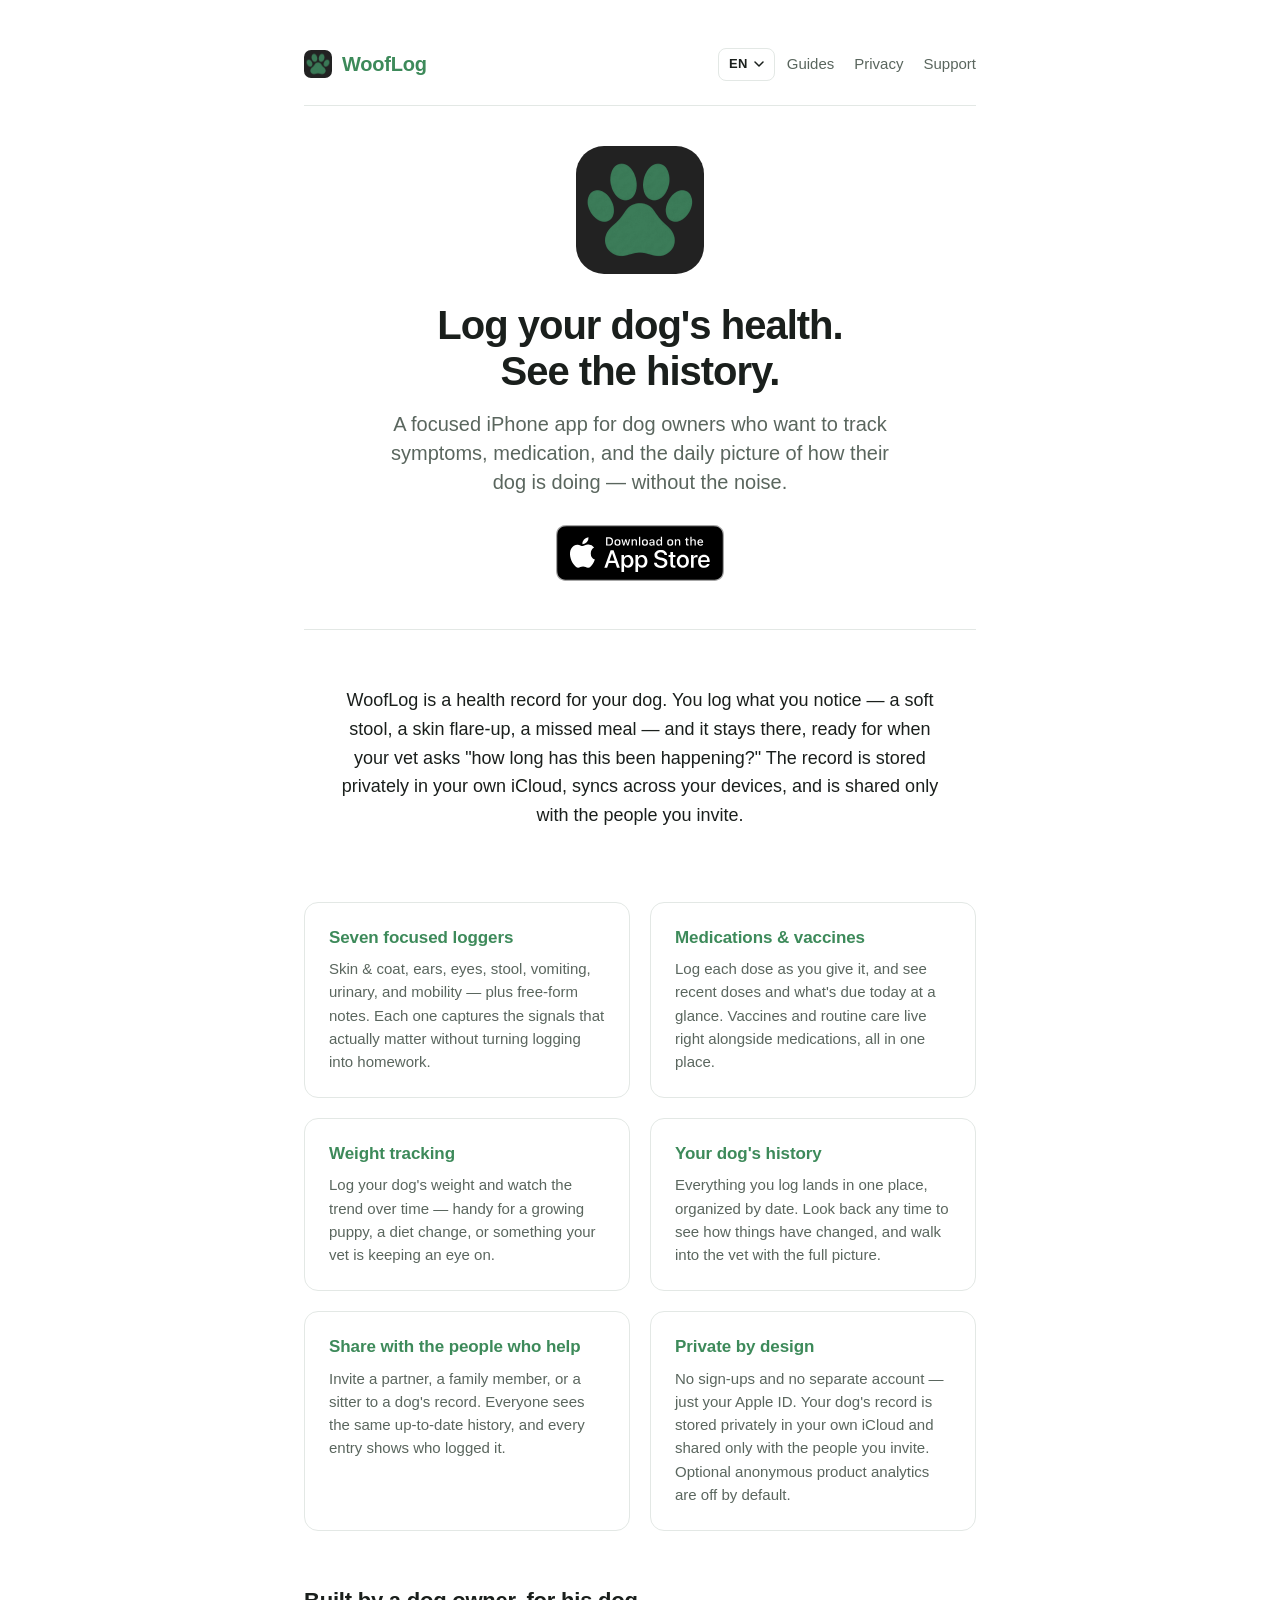
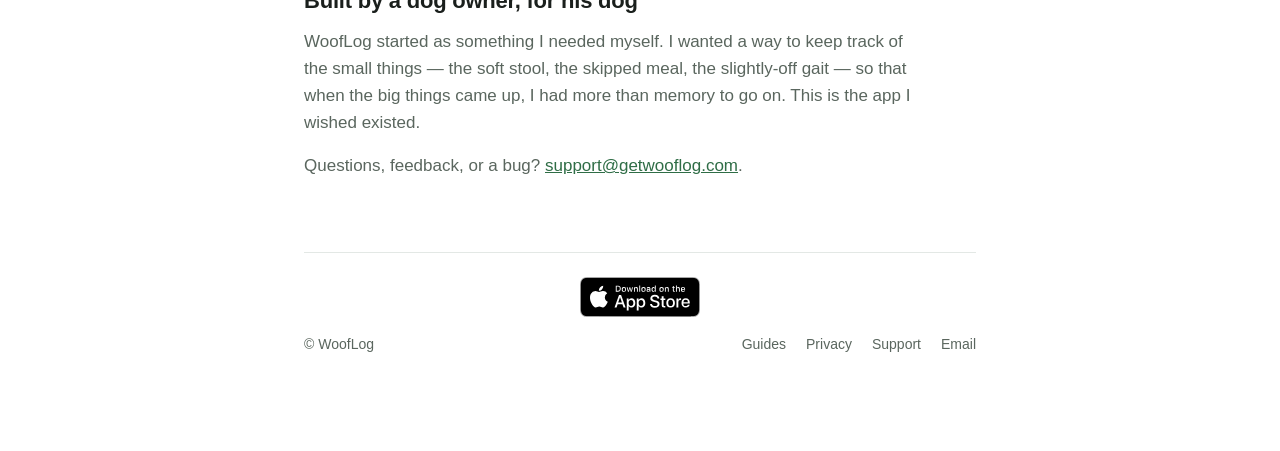
<file: index.html>
<!doctype html>
<html lang="en">
<head>
<meta charset="utf-8">
<meta name="viewport" content="width=device-width, initial-scale=1">
<meta name="apple-itunes-app" content="app-id=6760972616">
<title>WoofLog — A focused health record app for your dog</title>
<meta name="description" content="WoofLog is an iPhone app for logging your dog's symptoms, tracking medications and vaccines, and sharing the record with the people who help — stored privately in your own iCloud. Available on the App Store.">
<meta name="robots" content="index, follow">
<link rel="icon" type="image/png" href="/assets/icon-light.png">
<link rel="icon" type="image/png" href="/assets/icon-dark.png" media="(prefers-color-scheme: dark)">
<link rel="apple-touch-icon" href="/assets/icon-light.png">
<link rel="stylesheet" href="/style.css">
<meta property="og:title" content="WoofLog — A focused health record app for your dog">
<meta property="og:description" content="Log symptoms, meds, and vaccines, and share your dog's record with family or a sitter. Private in your own iCloud. Available on the App Store.">
<meta property="og:type" content="website">
<meta property="og:url" content="https://getwooflog.com/">
<meta property="og:image" content="https://getwooflog.com/assets/icon-light.png">
<meta property="og:locale" content="en_US">
<link rel="canonical" href="https://getwooflog.com/">
<link rel="alternate" hreflang="en" href="https://getwooflog.com/">
<link rel="alternate" hreflang="es" href="https://getwooflog.com/es/">
<link rel="alternate" hreflang="de" href="https://getwooflog.com/de/">
<link rel="alternate" hreflang="fr" href="https://getwooflog.com/fr/">
<link rel="alternate" hreflang="it" href="https://getwooflog.com/it/">
<link rel="alternate" hreflang="pt-PT" href="https://getwooflog.com/pt/">
<link rel="alternate" hreflang="x-default" href="https://getwooflog.com/">
<script src="/assets/lang.js"></script>
<meta name="author" content="WoofLog">
<meta name="theme-color" content="#3D8A5A" media="(prefers-color-scheme: light)">
<meta name="theme-color" content="#4D9B6A" media="(prefers-color-scheme: dark)">
<meta name="twitter:card" content="summary">
<meta name="twitter:title" content="WoofLog — A focused health record app for your dog">
<meta name="twitter:description" content="Log symptoms, meds, and vaccines, and share your dog's record with family or a sitter. Private in your own iCloud. Available on the App Store.">
<meta name="twitter:image" content="https://getwooflog.com/assets/icon-light.png">
<script type="application/ld+json">
{
  "@context": "https://schema.org",
  "@graph": [
    {
      "@type": "Organization",
      "@id": "https://getwooflog.com/#org",
      "name": "WoofLog",
      "url": "https://getwooflog.com/",
      "logo": "https://getwooflog.com/assets/icon-light.png",
      "email": "support@getwooflog.com"
    },
    {
      "@type": "SoftwareApplication",
      "name": "WoofLog: Dog Health Diary",
      "operatingSystem": "iOS",
      "applicationCategory": "LifestyleApplication",
      "url": "https://getwooflog.com/",
      "downloadUrl": "https://apps.apple.com/app/id6760972616",
      "inLanguage": "en",
      "description": "WoofLog is an iPhone app for logging your dog's symptoms, tracking medications and vaccines, and sharing the record with the people who help — stored privately in your own iCloud. Available on the App Store.",
      "publisher": {
        "@id": "https://getwooflog.com/#org"
      },
      "offers": {
        "@type": "Offer",
        "price": "0",
        "priceCurrency": "USD"
      }
    }
  ]
}
</script>
</head>
<body>
<div class="wrap">
  <header class="site">
    <a class="brand" href="/">
      <picture>
        <source srcset="/assets/icon-dark.png" media="(prefers-color-scheme: dark)">
        <img src="/assets/icon-light.png" alt="" class="brand-icon" width="28" height="28">
      </picture>
      WoofLog
    </a>
    <details class="lang-picker">
      <summary aria-label="Language">
        <span class="lang-current">EN</span>
        <svg class="lang-caret" width="10" height="6" viewBox="0 0 10 6" aria-hidden="true"><path d="M1 1l4 4 4-4" fill="none" stroke="currentColor" stroke-width="1.5" stroke-linecap="round" stroke-linejoin="round"/></svg>
      </summary>
      <ul class="lang-menu">
        <li><span aria-current="page">English</span></li>
        <li><a href="/es/" data-lang="es">Español</a></li>
        <li><a href="/de/" data-lang="de">Deutsch</a></li>
        <li><a href="/fr/" data-lang="fr">Français</a></li>
        <li><a href="/it/" data-lang="it">Italiano</a></li>
        <li><a href="/pt/" data-lang="pt">Português</a></li>
      </ul>
    </details>
    <nav>
      <a href="/blog/">Guides</a>
      <a href="/privacy/">Privacy</a>
      <a href="/support/">Support</a>
    </nav>
  </header>

  <main>
    <section class="hero">
      <picture>
        <source srcset="/assets/icon-dark.png" media="(prefers-color-scheme: dark)">
        <img class="hero-icon" src="/assets/icon-light.png" alt="WoofLog app icon" width="128" height="128">
      </picture>
      <h1>Log your dog's health.<br>See the history.</h1>
      <p class="tagline">A focused iPhone app for dog owners who want to track symptoms, medication, and the daily picture of how their dog is doing — without the noise.</p>
      <a class="store-badge store-badge--hero" href="https://apps.apple.com/app/id6760972616" aria-label="Download WoofLog on the App Store">
        <img src="/assets/app-store-badge.svg" alt="" width="168" height="56">
      </a>
    </section>

    <section class="intro">
      <p>WoofLog is a health record for your dog. You log what you notice — a soft stool, a skin flare-up, a missed meal — and it stays there, ready for when your vet asks "how long has this been happening?" The record is stored privately in your own iCloud, syncs across your devices, and is shared only with the people you invite.</p>
    </section>

    <section class="features">
      <div class="feature">
        <h2>Seven focused loggers</h2>
        <p>Skin &amp; coat, ears, eyes, stool, vomiting, urinary, and mobility — plus free-form notes. Each one captures the signals that actually matter without turning logging into homework.</p>
      </div>
      <div class="feature">
        <h2>Medications &amp; vaccines</h2>
        <p>Log each dose as you give it, and see recent doses and what's due today at a glance. Vaccines and routine care live right alongside medications, all in one place.</p>
      </div>
      <div class="feature">
        <h2>Weight tracking</h2>
        <p>Log your dog's weight and watch the trend over time — handy for a growing puppy, a diet change, or something your vet is keeping an eye on.</p>
      </div>
      <div class="feature">
        <h2>Your dog's history</h2>
        <p>Everything you log lands in one place, organized by date. Look back any time to see how things have changed, and walk into the vet with the full picture.</p>
      </div>
      <div class="feature">
        <h2>Share with the people who help</h2>
        <p>Invite a partner, a family member, or a sitter to a dog's record. Everyone sees the same up-to-date history, and every entry shows who logged it.</p>
      </div>
      <div class="feature">
        <h2>Private by design</h2>
        <p>No sign-ups and no separate account — just your Apple ID. Your dog's record is stored privately in your own iCloud and shared only with the people you invite. Optional anonymous product analytics are off by default.</p>
      </div>
    </section>

    <section class="about">
      <h2>Built by a dog owner, for his dog</h2>
      <p>WoofLog started as something I needed myself. I wanted a way to keep track of the small things — the soft stool, the skipped meal, the slightly-off gait — so that when the big things came up, I had more than memory to go on. This is the app I wished existed.</p>
      <p>Questions, feedback, or a bug? <a href="mailto:support@getwooflog.com">support@getwooflog.com</a>.</p>
    </section>
  </main>

  <footer class="site">
    <a class="store-badge store-badge--footer" href="https://apps.apple.com/app/id6760972616" aria-label="Download WoofLog on the App Store">
      <img src="/assets/app-store-badge.svg" alt="" width="120" height="40">
    </a>
    <p>&copy; WoofLog</p>
    <nav>
      <a href="/blog/">Guides</a>
      <a href="/privacy/">Privacy</a>
      <a href="/support/">Support</a>
      <a href="mailto:support@getwooflog.com">Email</a>
    </nav>
  </footer>
</div>
</body>
</html>
</file>
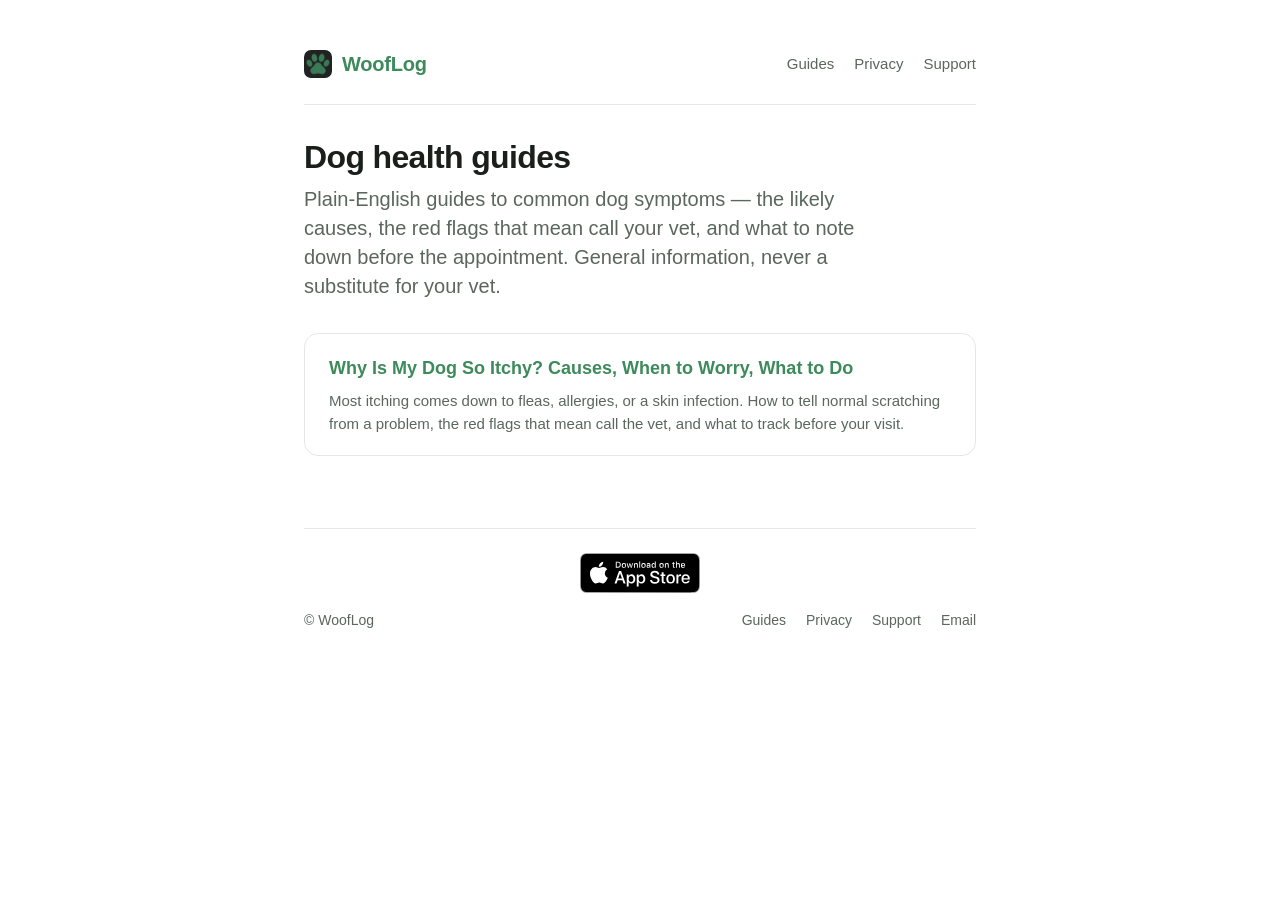
<file: blog/index.html>
<!doctype html>
<html lang="en">
<head>
<meta charset="utf-8">
<meta name="viewport" content="width=device-width, initial-scale=1">
<meta name="apple-itunes-app" content="app-id=6760972616">
<title>Dog Health Guides — WoofLog</title>
<meta name="description" content="Plain-English guides to common dog symptoms — what the likely causes are, the red flags that mean call your vet, and what to note before the appointment.">
<meta name="robots" content="index, follow">
<link rel="icon" type="image/png" href="/assets/icon-light.png">
<link rel="icon" type="image/png" href="/assets/icon-dark.png" media="(prefers-color-scheme: dark)">
<link rel="apple-touch-icon" href="/assets/icon-light.png">
<link rel="stylesheet" href="/style.css">
<meta property="og:title" content="Dog Health Guides — WoofLog">
<meta property="og:description" content="Plain-English guides to common dog symptoms — likely causes, the red flags that mean call your vet, and what to note before the appointment.">
<meta property="og:type" content="website">
<meta property="og:url" content="https://getwooflog.com/blog/">
<meta property="og:image" content="https://getwooflog.com/assets/icon-light.png">
<meta property="og:locale" content="en_US">
<link rel="canonical" href="https://getwooflog.com/blog/">
<meta name="author" content="WoofLog">
<meta name="theme-color" content="#3D8A5A" media="(prefers-color-scheme: light)">
<meta name="theme-color" content="#4D9B6A" media="(prefers-color-scheme: dark)">
<meta name="twitter:card" content="summary">
<meta name="twitter:title" content="Dog Health Guides — WoofLog">
<meta name="twitter:description" content="Plain-English guides to common dog symptoms — likely causes, red flags, and what to note before the vet.">
<meta name="twitter:image" content="https://getwooflog.com/assets/icon-light.png">
<script type="application/ld+json">
{
  "@context": "https://schema.org",
  "@type": "CollectionPage",
  "name": "Dog Health Guides",
  "url": "https://getwooflog.com/blog/",
  "inLanguage": "en",
  "description": "Plain-English guides to common dog symptoms — likely causes, the red flags that mean call your vet, and what to note before the appointment.",
  "isPartOf": { "@type": "WebSite", "name": "WoofLog", "url": "https://getwooflog.com/" }
}
</script>
</head>
<body>
<div class="wrap">
  <header class="site">
    <a class="brand" href="/">
      <picture>
        <source srcset="/assets/icon-dark.png" media="(prefers-color-scheme: dark)">
        <img src="/assets/icon-light.png" alt="" class="brand-icon" width="28" height="28">
      </picture>
      WoofLog
    </a>
    <nav>
      <a href="/blog/">Guides</a>
      <a href="/privacy/">Privacy</a>
      <a href="/support/">Support</a>
    </nav>
  </header>

  <main>
    <h1>Dog health guides</h1>
    <p class="tagline">Plain-English guides to common dog symptoms — the likely causes, the red flags that mean call your vet, and what to note down before the appointment. General information, never a substitute for your vet.</p>

    <ul class="post-list">
      <li>
        <a href="/blog/why-is-my-dog-so-itchy/">
          <span class="post-title">Why Is My Dog So Itchy? Causes, When to Worry, What to Do</span>
          <span class="post-excerpt">Most itching comes down to fleas, allergies, or a skin infection. How to tell normal scratching from a problem, the red flags that mean call the vet, and what to track before your visit.</span>
        </a>
      </li>
    </ul>
  </main>

  <footer class="site">
    <a class="store-badge store-badge--footer" href="https://apps.apple.com/app/id6760972616?utm_source=blog&amp;utm_medium=referral&amp;utm_campaign=symptom&amp;utm_content=guides-index" aria-label="Download WoofLog on the App Store">
      <img src="/assets/app-store-badge.svg" alt="" width="120" height="40">
    </a>
    <p>&copy; WoofLog</p>
    <nav>
      <a href="/blog/">Guides</a>
      <a href="/privacy/">Privacy</a>
      <a href="/support/">Support</a>
      <a href="mailto:support@getwooflog.com">Email</a>
    </nav>
  </footer>
</div>
</body>
</html>
</file>
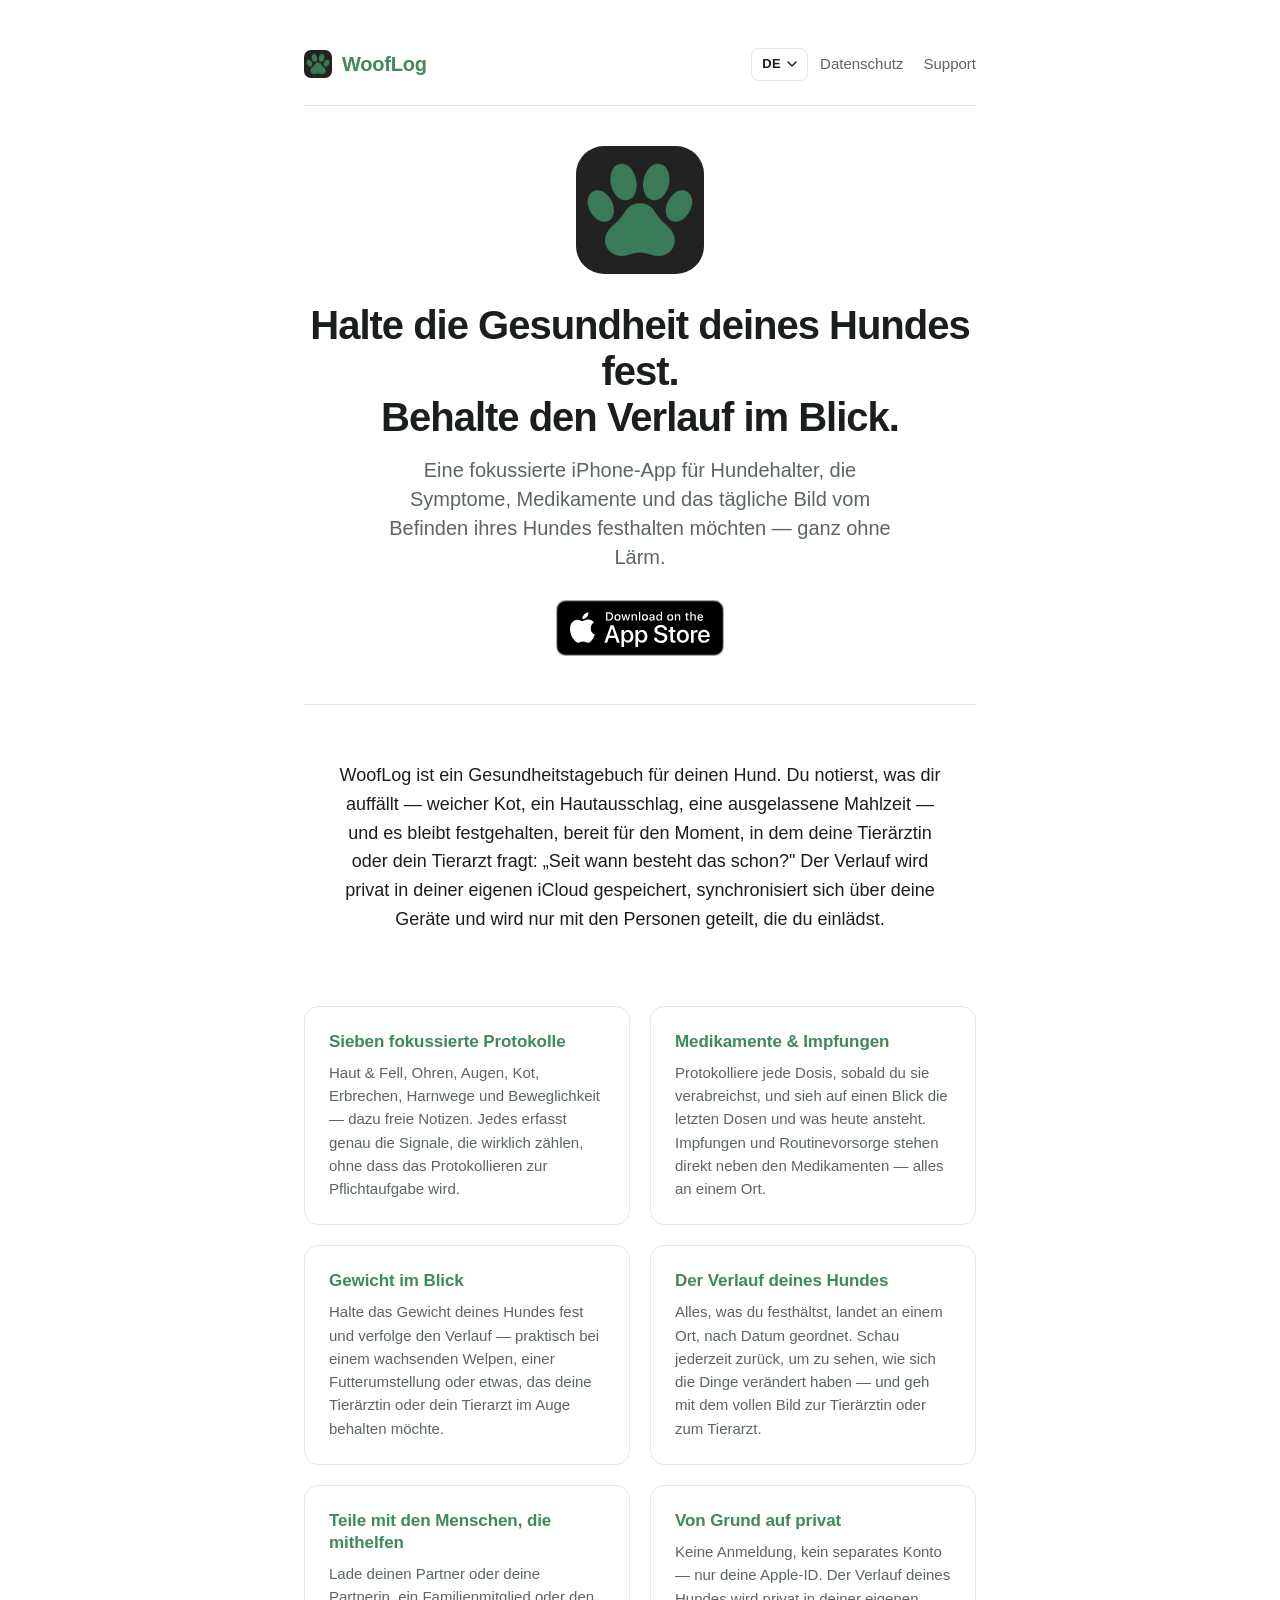
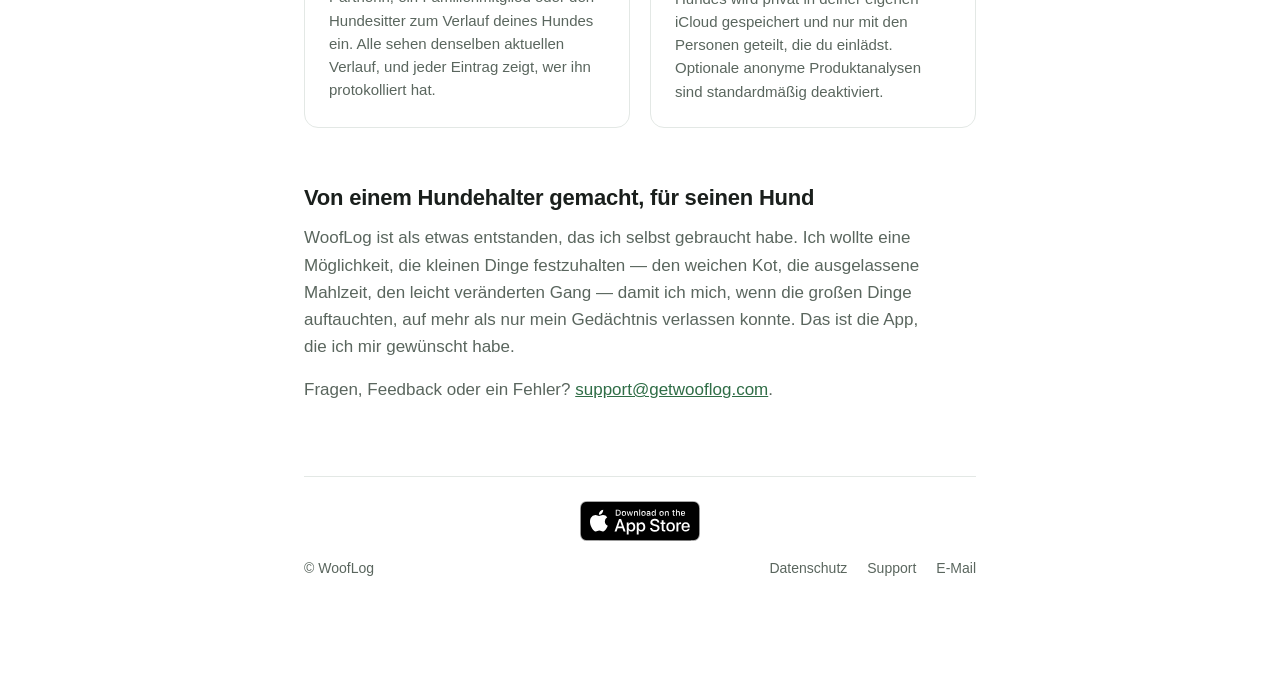
<file: de/index.html>
<!doctype html>
<html lang="de">
<head>
<meta charset="utf-8">
<meta name="viewport" content="width=device-width, initial-scale=1">
<meta name="apple-itunes-app" content="app-id=6760972616">
<title>WoofLog — Ein fokussiertes Gesundheitstagebuch für deinen Hund</title>
<meta name="description" content="WoofLog ist eine iPhone-App, um die Symptome deines Hundes zu protokollieren, Medikamente und Impfungen zu verfolgen und den Verlauf mit den Menschen zu teilen, die mithelfen — privat gespeichert in deiner eigenen iCloud. Verfügbar im App Store.">
<meta name="robots" content="index, follow">
<link rel="icon" type="image/png" href="/assets/icon-light.png">
<link rel="icon" type="image/png" href="/assets/icon-dark.png" media="(prefers-color-scheme: dark)">
<link rel="apple-touch-icon" href="/assets/icon-light.png">
<link rel="stylesheet" href="/style.css">
<meta property="og:title" content="WoofLog — Ein fokussiertes Gesundheitstagebuch für deinen Hund">
<meta property="og:description" content="Symptome, Medikamente und Impfungen festhalten und den Verlauf deines Hundes mit Familie oder Hundesitter teilen. Privat in deiner eigenen iCloud. Verfügbar im App Store.">
<meta property="og:type" content="website">
<meta property="og:url" content="https://getwooflog.com/de/">
<meta property="og:image" content="https://getwooflog.com/assets/icon-light.png">
<meta property="og:locale" content="de_DE">
<link rel="canonical" href="https://getwooflog.com/de/">
<link rel="alternate" hreflang="en" href="https://getwooflog.com/">
<link rel="alternate" hreflang="es" href="https://getwooflog.com/es/">
<link rel="alternate" hreflang="de" href="https://getwooflog.com/de/">
<link rel="alternate" hreflang="fr" href="https://getwooflog.com/fr/">
<link rel="alternate" hreflang="it" href="https://getwooflog.com/it/">
<link rel="alternate" hreflang="pt-PT" href="https://getwooflog.com/pt/">
<link rel="alternate" hreflang="x-default" href="https://getwooflog.com/">
<script src="/assets/lang.js"></script>
<meta name="author" content="WoofLog">
<meta name="theme-color" content="#3D8A5A" media="(prefers-color-scheme: light)">
<meta name="theme-color" content="#4D9B6A" media="(prefers-color-scheme: dark)">
<meta name="twitter:card" content="summary">
<meta name="twitter:title" content="WoofLog — Ein fokussiertes Gesundheitstagebuch für deinen Hund">
<meta name="twitter:description" content="Symptome, Medikamente und Impfungen festhalten und den Verlauf deines Hundes mit Familie oder Hundesitter teilen. Privat in deiner eigenen iCloud. Verfügbar im App Store.">
<meta name="twitter:image" content="https://getwooflog.com/assets/icon-light.png">
<script type="application/ld+json">
{
  "@context": "https://schema.org",
  "@graph": [
    {
      "@type": "Organization",
      "@id": "https://getwooflog.com/#org",
      "name": "WoofLog",
      "url": "https://getwooflog.com/",
      "logo": "https://getwooflog.com/assets/icon-light.png",
      "email": "support@getwooflog.com"
    },
    {
      "@type": "SoftwareApplication",
      "name": "WoofLog: Dog Health Diary",
      "operatingSystem": "iOS",
      "applicationCategory": "LifestyleApplication",
      "url": "https://getwooflog.com/de/",
      "downloadUrl": "https://apps.apple.com/app/id6760972616",
      "inLanguage": "de",
      "description": "WoofLog ist eine iPhone-App, um die Symptome deines Hundes zu protokollieren, Medikamente und Impfungen zu verfolgen und den Verlauf mit den Menschen zu teilen, die mithelfen — privat gespeichert in deiner eigenen iCloud. Verfügbar im App Store.",
      "publisher": {
        "@id": "https://getwooflog.com/#org"
      },
      "offers": {
        "@type": "Offer",
        "price": "0",
        "priceCurrency": "USD"
      }
    }
  ]
}
</script>
</head>
<body>
<div class="wrap">
  <header class="site">
    <a class="brand" href="/">
      <picture>
        <source srcset="/assets/icon-dark.png" media="(prefers-color-scheme: dark)">
        <img src="/assets/icon-light.png" alt="" class="brand-icon" width="28" height="28">
      </picture>
      WoofLog
    </a>
    <details class="lang-picker">
      <summary aria-label="Sprache">
        <span class="lang-current">DE</span>
        <svg class="lang-caret" width="10" height="6" viewBox="0 0 10 6" aria-hidden="true"><path d="M1 1l4 4 4-4" fill="none" stroke="currentColor" stroke-width="1.5" stroke-linecap="round" stroke-linejoin="round"/></svg>
      </summary>
      <ul class="lang-menu">
        <li><a href="/" data-lang="en">English</a></li>
        <li><a href="/es/" data-lang="es">Español</a></li>
        <li><span aria-current="page">Deutsch</span></li>
        <li><a href="/fr/" data-lang="fr">Français</a></li>
        <li><a href="/it/" data-lang="it">Italiano</a></li>
        <li><a href="/pt/" data-lang="pt">Português</a></li>
      </ul>
    </details>
    <nav>
      <a href="/privacy/">Datenschutz</a>
      <a href="/support/">Support</a>
    </nav>
  </header>

  <main>
    <section class="hero">
      <picture>
        <source srcset="/assets/icon-dark.png" media="(prefers-color-scheme: dark)">
        <img class="hero-icon" src="/assets/icon-light.png" alt="WoofLog App-Symbol" width="128" height="128">
      </picture>
      <h1>Halte die Gesundheit deines Hundes fest.<br>Behalte den Verlauf im Blick.</h1>
      <p class="tagline">Eine fokussierte iPhone-App für Hundehalter, die Symptome, Medikamente und das tägliche Bild vom Befinden ihres Hundes festhalten möchten — ganz ohne Lärm.</p>
      <a class="store-badge store-badge--hero" href="https://apps.apple.com/app/id6760972616" aria-label="WoofLog im App Store laden">
        <img src="/assets/app-store-badge.svg" alt="" width="168" height="56">
      </a>
    </section>

    <section class="intro">
      <p>WoofLog ist ein Gesundheitstagebuch für deinen Hund. Du notierst, was dir auffällt — weicher Kot, ein Hautausschlag, eine ausgelassene Mahlzeit — und es bleibt festgehalten, bereit für den Moment, in dem deine Tierärztin oder dein Tierarzt fragt: „Seit wann besteht das schon?" Der Verlauf wird privat in deiner eigenen iCloud gespeichert, synchronisiert sich über deine Geräte und wird nur mit den Personen geteilt, die du einlädst.</p>
    </section>

    <section class="features">
      <div class="feature">
        <h2>Sieben fokussierte Protokolle</h2>
        <p>Haut &amp; Fell, Ohren, Augen, Kot, Erbrechen, Harnwege und Beweglichkeit — dazu freie Notizen. Jedes erfasst genau die Signale, die wirklich zählen, ohne dass das Protokollieren zur Pflichtaufgabe wird.</p>
      </div>
      <div class="feature">
        <h2>Medikamente &amp; Impfungen</h2>
        <p>Protokolliere jede Dosis, sobald du sie verabreichst, und sieh auf einen Blick die letzten Dosen und was heute ansteht. Impfungen und Routinevorsorge stehen direkt neben den Medikamenten — alles an einem Ort.</p>
      </div>
      <div class="feature">
        <h2>Gewicht im Blick</h2>
        <p>Halte das Gewicht deines Hundes fest und verfolge den Verlauf — praktisch bei einem wachsenden Welpen, einer Futterumstellung oder etwas, das deine Tierärztin oder dein Tierarzt im Auge behalten möchte.</p>
      </div>
      <div class="feature">
        <h2>Der Verlauf deines Hundes</h2>
        <p>Alles, was du festhältst, landet an einem Ort, nach Datum geordnet. Schau jederzeit zurück, um zu sehen, wie sich die Dinge verändert haben — und geh mit dem vollen Bild zur Tierärztin oder zum Tierarzt.</p>
      </div>
      <div class="feature">
        <h2>Teile mit den Menschen, die mithelfen</h2>
        <p>Lade deinen Partner oder deine Partnerin, ein Familienmitglied oder den Hundesitter zum Verlauf deines Hundes ein. Alle sehen denselben aktuellen Verlauf, und jeder Eintrag zeigt, wer ihn protokolliert hat.</p>
      </div>
      <div class="feature">
        <h2>Von Grund auf privat</h2>
        <p>Keine Anmeldung, kein separates Konto — nur deine Apple-ID. Der Verlauf deines Hundes wird privat in deiner eigenen iCloud gespeichert und nur mit den Personen geteilt, die du einlädst. Optionale anonyme Produktanalysen sind standardmäßig deaktiviert.</p>
      </div>
    </section>

    <section class="about">
      <h2>Von einem Hundehalter gemacht, für seinen Hund</h2>
      <p>WoofLog ist als etwas entstanden, das ich selbst gebraucht habe. Ich wollte eine Möglichkeit, die kleinen Dinge festzuhalten — den weichen Kot, die ausgelassene Mahlzeit, den leicht veränderten Gang — damit ich mich, wenn die großen Dinge auftauchten, auf mehr als nur mein Gedächtnis verlassen konnte. Das ist die App, die ich mir gewünscht habe.</p>
      <p>Fragen, Feedback oder ein Fehler? <a href="mailto:support@getwooflog.com">support@getwooflog.com</a>.</p>
    </section>
  </main>

  <footer class="site">
    <a class="store-badge store-badge--footer" href="https://apps.apple.com/app/id6760972616" aria-label="WoofLog im App Store laden">
      <img src="/assets/app-store-badge.svg" alt="" width="120" height="40">
    </a>
    <p>&copy; WoofLog</p>
    <nav>
      <a href="/privacy/">Datenschutz</a>
      <a href="/support/">Support</a>
      <a href="mailto:support@getwooflog.com">E-Mail</a>
    </nav>
  </footer>
</div>
</body>
</html>
</file>
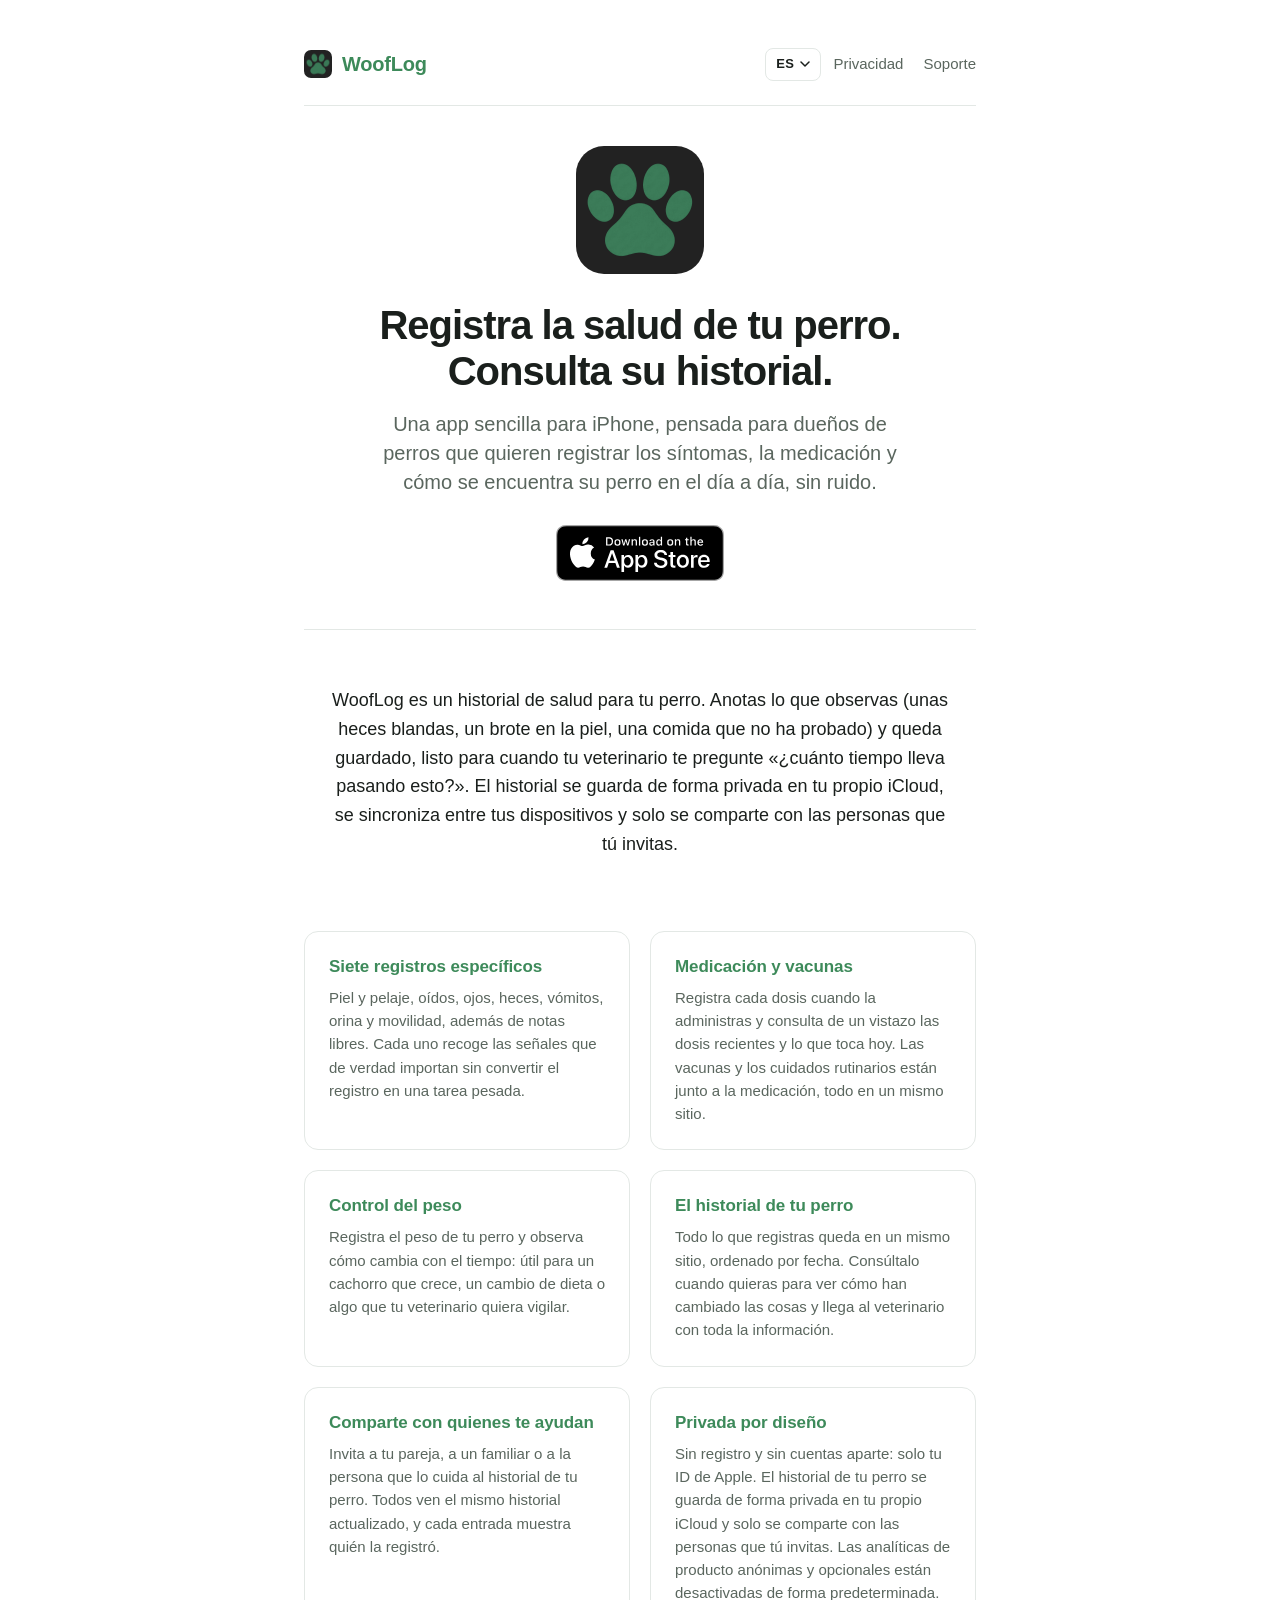
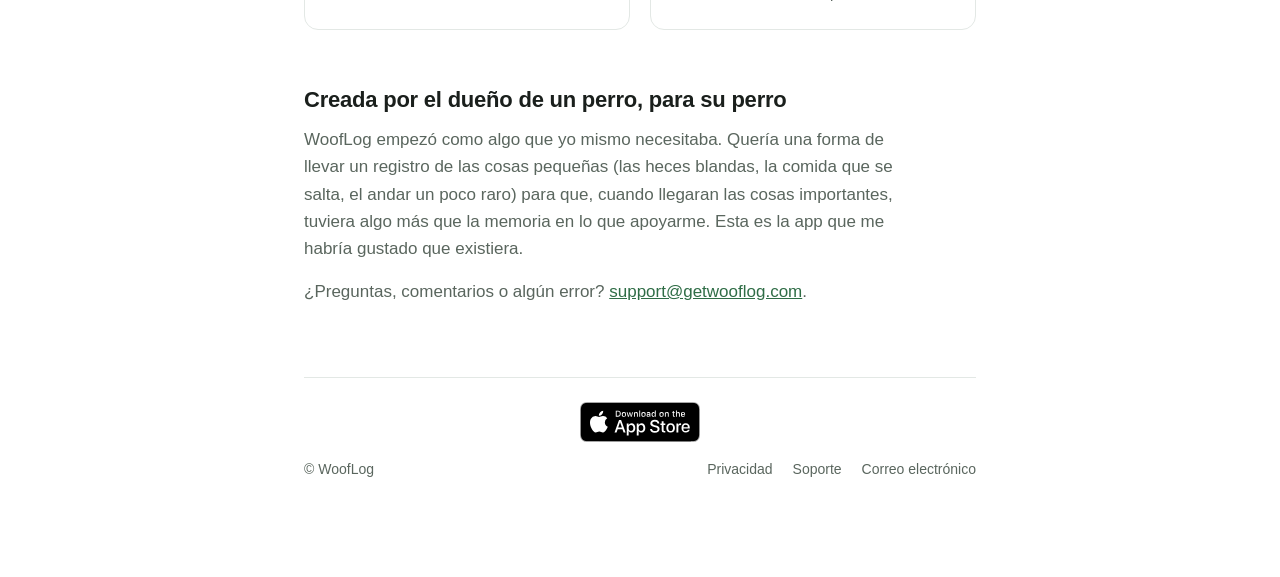
<file: es/index.html>
<!doctype html>
<html lang="es">
<head>
<meta charset="utf-8">
<meta name="viewport" content="width=device-width, initial-scale=1">
<meta name="apple-itunes-app" content="app-id=6760972616">
<title>WoofLog — Una app sencilla para llevar el historial de salud de tu perro</title>
<meta name="description" content="WoofLog es una app para iPhone con la que registrar los síntomas de tu perro, llevar el control de medicamentos y vacunas, y compartir su historial con quienes te ayudan a cuidarlo: guardado de forma privada en tu propio iCloud. Disponible en el App Store.">
<meta name="robots" content="index, follow">
<link rel="icon" type="image/png" href="/assets/icon-light.png">
<link rel="icon" type="image/png" href="/assets/icon-dark.png" media="(prefers-color-scheme: dark)">
<link rel="apple-touch-icon" href="/assets/icon-light.png">
<link rel="stylesheet" href="/style.css">
<meta property="og:title" content="WoofLog — Una app sencilla para llevar el historial de salud de tu perro">
<meta property="og:description" content="Registra síntomas, medicamentos y vacunas, y comparte el historial de tu perro con tu familia o su cuidador. Privado, en tu propio iCloud. Disponible en el App Store.">
<meta property="og:type" content="website">
<meta property="og:url" content="https://getwooflog.com/es/">
<meta property="og:image" content="https://getwooflog.com/assets/icon-light.png">
<meta property="og:locale" content="es_ES">
<link rel="canonical" href="https://getwooflog.com/es/">
<link rel="alternate" hreflang="en" href="https://getwooflog.com/">
<link rel="alternate" hreflang="es" href="https://getwooflog.com/es/">
<link rel="alternate" hreflang="de" href="https://getwooflog.com/de/">
<link rel="alternate" hreflang="fr" href="https://getwooflog.com/fr/">
<link rel="alternate" hreflang="it" href="https://getwooflog.com/it/">
<link rel="alternate" hreflang="pt-PT" href="https://getwooflog.com/pt/">
<link rel="alternate" hreflang="x-default" href="https://getwooflog.com/">
<script src="/assets/lang.js"></script>
<meta name="author" content="WoofLog">
<meta name="theme-color" content="#3D8A5A" media="(prefers-color-scheme: light)">
<meta name="theme-color" content="#4D9B6A" media="(prefers-color-scheme: dark)">
<meta name="twitter:card" content="summary">
<meta name="twitter:title" content="WoofLog — Una app sencilla para llevar el historial de salud de tu perro">
<meta name="twitter:description" content="Registra síntomas, medicamentos y vacunas, y comparte el historial de tu perro con tu familia o su cuidador. Privado, en tu propio iCloud. Disponible en el App Store.">
<meta name="twitter:image" content="https://getwooflog.com/assets/icon-light.png">
<script type="application/ld+json">
{
  "@context": "https://schema.org",
  "@graph": [
    {
      "@type": "Organization",
      "@id": "https://getwooflog.com/#org",
      "name": "WoofLog",
      "url": "https://getwooflog.com/",
      "logo": "https://getwooflog.com/assets/icon-light.png",
      "email": "support@getwooflog.com"
    },
    {
      "@type": "SoftwareApplication",
      "name": "WoofLog: Dog Health Diary",
      "operatingSystem": "iOS",
      "applicationCategory": "LifestyleApplication",
      "url": "https://getwooflog.com/es/",
      "downloadUrl": "https://apps.apple.com/app/id6760972616",
      "inLanguage": "es",
      "description": "WoofLog es una app para iPhone con la que registrar los síntomas de tu perro, llevar el control de medicamentos y vacunas, y compartir su historial con quienes te ayudan a cuidarlo: guardado de forma privada en tu propio iCloud. Disponible en el App Store.",
      "publisher": {
        "@id": "https://getwooflog.com/#org"
      },
      "offers": {
        "@type": "Offer",
        "price": "0",
        "priceCurrency": "USD"
      }
    }
  ]
}
</script>
</head>
<body>
<div class="wrap">
  <header class="site">
    <a class="brand" href="/">
      <picture>
        <source srcset="/assets/icon-dark.png" media="(prefers-color-scheme: dark)">
        <img src="/assets/icon-light.png" alt="" class="brand-icon" width="28" height="28">
      </picture>
      WoofLog
    </a>
    <details class="lang-picker">
      <summary aria-label="Idioma">
        <span class="lang-current">ES</span>
        <svg class="lang-caret" width="10" height="6" viewBox="0 0 10 6" aria-hidden="true"><path d="M1 1l4 4 4-4" fill="none" stroke="currentColor" stroke-width="1.5" stroke-linecap="round" stroke-linejoin="round"/></svg>
      </summary>
      <ul class="lang-menu">
        <li><a href="/" data-lang="en">English</a></li>
        <li><span aria-current="page">Español</span></li>
        <li><a href="/de/" data-lang="de">Deutsch</a></li>
        <li><a href="/fr/" data-lang="fr">Français</a></li>
        <li><a href="/it/" data-lang="it">Italiano</a></li>
        <li><a href="/pt/" data-lang="pt">Português</a></li>
      </ul>
    </details>
    <nav>
      <a href="/privacy/">Privacidad</a>
      <a href="/support/">Soporte</a>
    </nav>
  </header>

  <main>
    <section class="hero">
      <picture>
        <source srcset="/assets/icon-dark.png" media="(prefers-color-scheme: dark)">
        <img class="hero-icon" src="/assets/icon-light.png" alt="Icono de la app WoofLog" width="128" height="128">
      </picture>
      <h1>Registra la salud de tu perro.<br>Consulta su historial.</h1>
      <p class="tagline">Una app sencilla para iPhone, pensada para dueños de perros que quieren registrar los síntomas, la medicación y cómo se encuentra su perro en el día a día, sin ruido.</p>
      <a class="store-badge store-badge--hero" href="https://apps.apple.com/app/id6760972616" aria-label="Descarga WoofLog en el App Store">
        <img src="/assets/app-store-badge.svg" alt="" width="168" height="56">
      </a>
    </section>

    <section class="intro">
      <p>WoofLog es un historial de salud para tu perro. Anotas lo que observas (unas heces blandas, un brote en la piel, una comida que no ha probado) y queda guardado, listo para cuando tu veterinario te pregunte «¿cuánto tiempo lleva pasando esto?». El historial se guarda de forma privada en tu propio iCloud, se sincroniza entre tus dispositivos y solo se comparte con las personas que tú invitas.</p>
    </section>

    <section class="features">
      <div class="feature">
        <h2>Siete registros específicos</h2>
        <p>Piel y pelaje, oídos, ojos, heces, vómitos, orina y movilidad, además de notas libres. Cada uno recoge las señales que de verdad importan sin convertir el registro en una tarea pesada.</p>
      </div>
      <div class="feature">
        <h2>Medicación y vacunas</h2>
        <p>Registra cada dosis cuando la administras y consulta de un vistazo las dosis recientes y lo que toca hoy. Las vacunas y los cuidados rutinarios están junto a la medicación, todo en un mismo sitio.</p>
      </div>
      <div class="feature">
        <h2>Control del peso</h2>
        <p>Registra el peso de tu perro y observa cómo cambia con el tiempo: útil para un cachorro que crece, un cambio de dieta o algo que tu veterinario quiera vigilar.</p>
      </div>
      <div class="feature">
        <h2>El historial de tu perro</h2>
        <p>Todo lo que registras queda en un mismo sitio, ordenado por fecha. Consúltalo cuando quieras para ver cómo han cambiado las cosas y llega al veterinario con toda la información.</p>
      </div>
      <div class="feature">
        <h2>Comparte con quienes te ayudan</h2>
        <p>Invita a tu pareja, a un familiar o a la persona que lo cuida al historial de tu perro. Todos ven el mismo historial actualizado, y cada entrada muestra quién la registró.</p>
      </div>
      <div class="feature">
        <h2>Privada por diseño</h2>
        <p>Sin registro y sin cuentas aparte: solo tu ID de Apple. El historial de tu perro se guarda de forma privada en tu propio iCloud y solo se comparte con las personas que tú invitas. Las analíticas de producto anónimas y opcionales están desactivadas de forma predeterminada.</p>
      </div>
    </section>

    <section class="about">
      <h2>Creada por el dueño de un perro, para su perro</h2>
      <p>WoofLog empezó como algo que yo mismo necesitaba. Quería una forma de llevar un registro de las cosas pequeñas (las heces blandas, la comida que se salta, el andar un poco raro) para que, cuando llegaran las cosas importantes, tuviera algo más que la memoria en lo que apoyarme. Esta es la app que me habría gustado que existiera.</p>
      <p>¿Preguntas, comentarios o algún error? <a href="mailto:support@getwooflog.com">support@getwooflog.com</a>.</p>
    </section>
  </main>

  <footer class="site">
    <a class="store-badge store-badge--footer" href="https://apps.apple.com/app/id6760972616" aria-label="Descarga WoofLog en el App Store">
      <img src="/assets/app-store-badge.svg" alt="" width="120" height="40">
    </a>
    <p>&copy; WoofLog</p>
    <nav>
      <a href="/privacy/">Privacidad</a>
      <a href="/support/">Soporte</a>
      <a href="mailto:support@getwooflog.com">Correo electrónico</a>
    </nav>
  </footer>
</div>
</body>
</html>
</file>
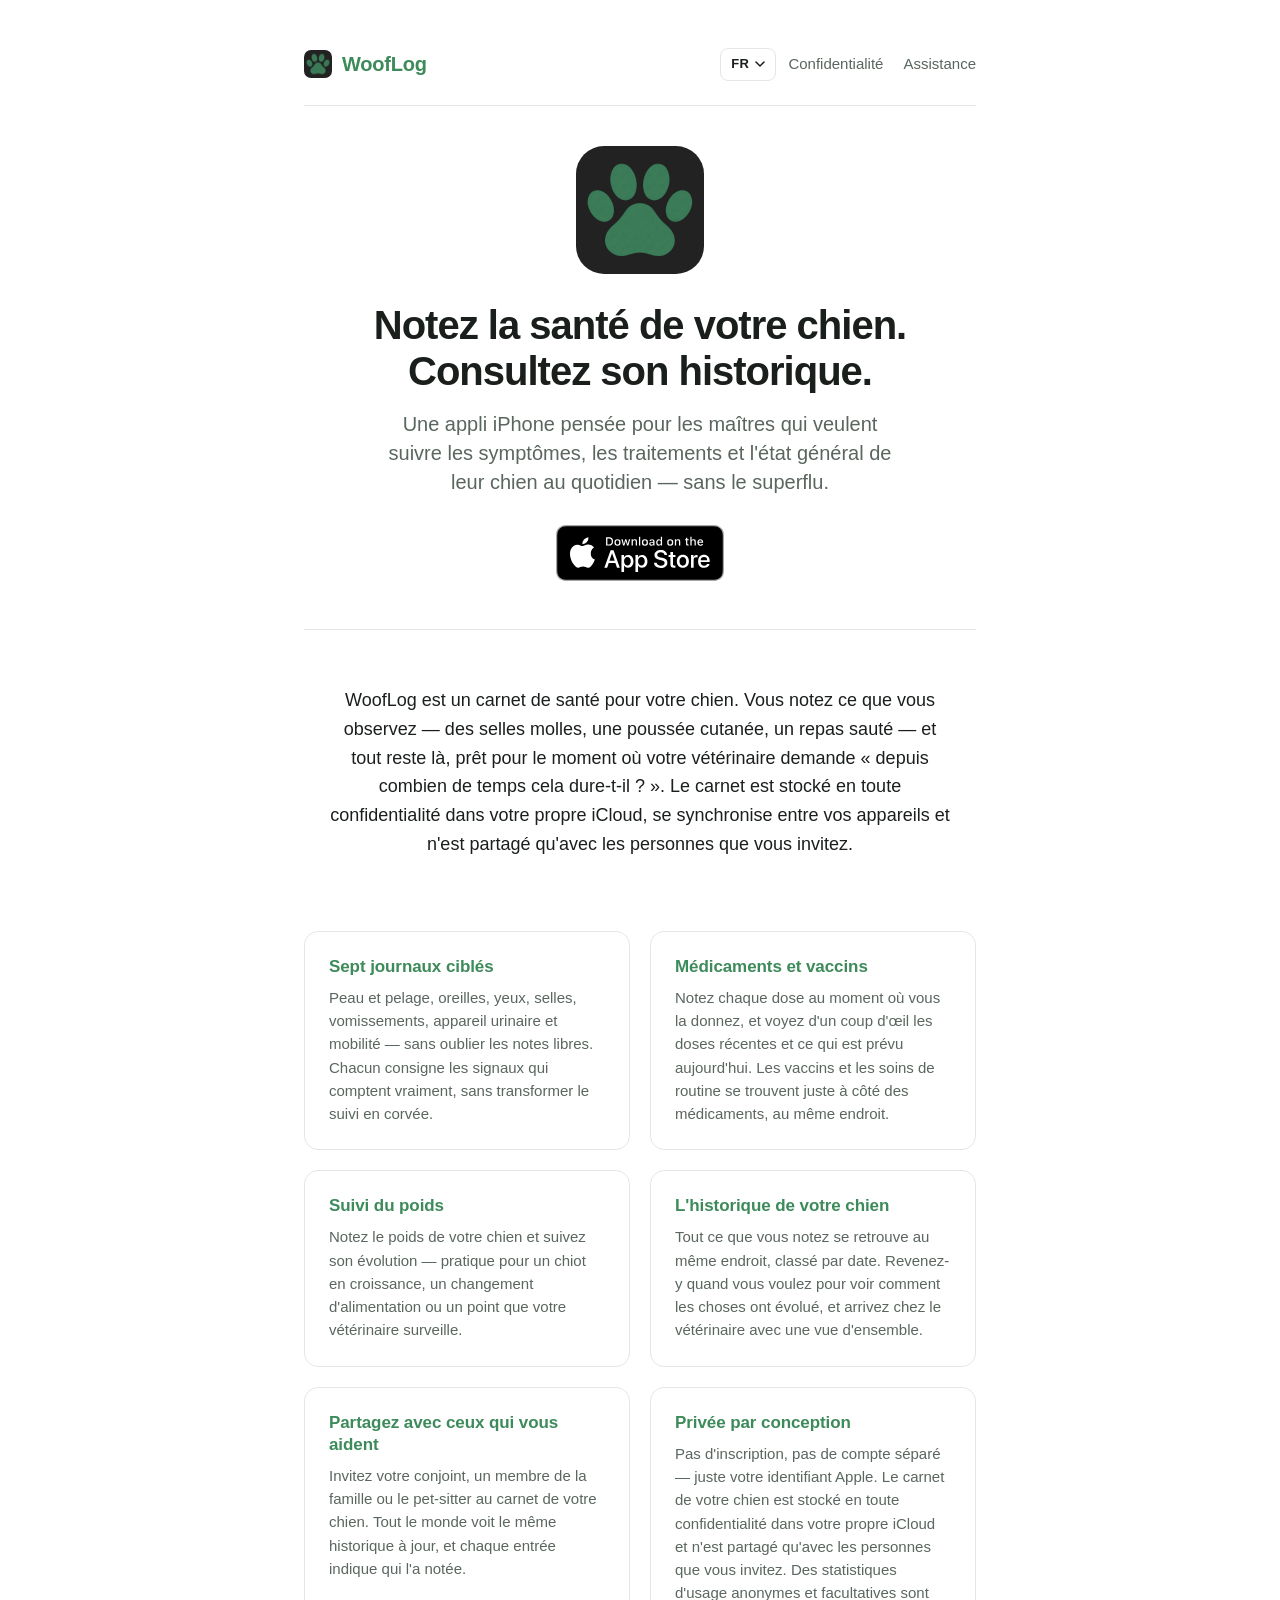
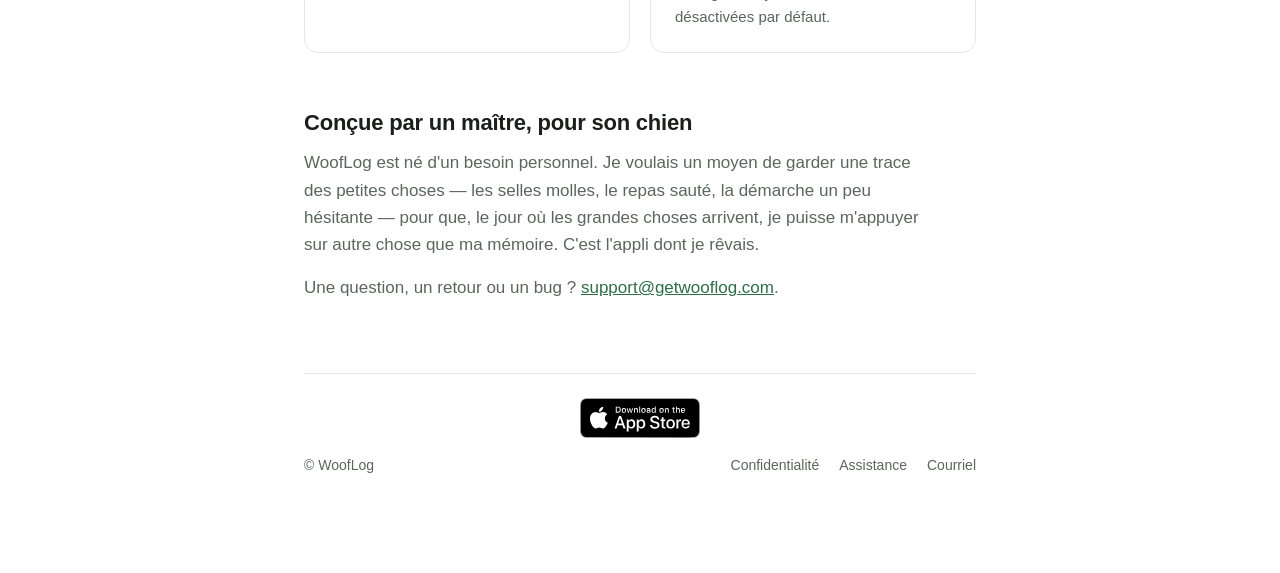
<file: fr/index.html>
<!doctype html>
<html lang="fr">
<head>
<meta charset="utf-8">
<meta name="viewport" content="width=device-width, initial-scale=1">
<meta name="apple-itunes-app" content="app-id=6760972616">
<title>WoofLog — Une appli de suivi de santé pensée pour votre chien</title>
<meta name="description" content="WoofLog est une appli iPhone pour noter les symptômes de votre chien, suivre les médicaments et les vaccins, et partager son carnet de santé avec ceux qui vous aident — stocké en toute confidentialité dans votre propre iCloud. Disponible sur l'App Store.">
<meta name="robots" content="index, follow">
<link rel="icon" type="image/png" href="/assets/icon-light.png">
<link rel="icon" type="image/png" href="/assets/icon-dark.png" media="(prefers-color-scheme: dark)">
<link rel="apple-touch-icon" href="/assets/icon-light.png">
<link rel="stylesheet" href="/style.css">
<meta property="og:title" content="WoofLog — Une appli de suivi de santé pensée pour votre chien">
<meta property="og:description" content="Notez les symptômes, les médicaments et les vaccins, et partagez le carnet de votre chien avec votre famille ou son pet-sitter. Privé, dans votre propre iCloud. Disponible sur l'App Store.">
<meta property="og:type" content="website">
<meta property="og:url" content="https://getwooflog.com/fr/">
<meta property="og:image" content="https://getwooflog.com/assets/icon-light.png">
<meta property="og:locale" content="fr_FR">
<link rel="canonical" href="https://getwooflog.com/fr/">
<link rel="alternate" hreflang="en" href="https://getwooflog.com/">
<link rel="alternate" hreflang="es" href="https://getwooflog.com/es/">
<link rel="alternate" hreflang="de" href="https://getwooflog.com/de/">
<link rel="alternate" hreflang="fr" href="https://getwooflog.com/fr/">
<link rel="alternate" hreflang="it" href="https://getwooflog.com/it/">
<link rel="alternate" hreflang="pt-PT" href="https://getwooflog.com/pt/">
<link rel="alternate" hreflang="x-default" href="https://getwooflog.com/">
<script src="/assets/lang.js"></script>
<meta name="author" content="WoofLog">
<meta name="theme-color" content="#3D8A5A" media="(prefers-color-scheme: light)">
<meta name="theme-color" content="#4D9B6A" media="(prefers-color-scheme: dark)">
<meta name="twitter:card" content="summary">
<meta name="twitter:title" content="WoofLog — Une appli de suivi de santé pensée pour votre chien">
<meta name="twitter:description" content="Notez les symptômes, les médicaments et les vaccins, et partagez le carnet de votre chien avec votre famille ou son pet-sitter. Privé, dans votre propre iCloud. Disponible sur l'App Store.">
<meta name="twitter:image" content="https://getwooflog.com/assets/icon-light.png">
<script type="application/ld+json">
{
  "@context": "https://schema.org",
  "@graph": [
    {
      "@type": "Organization",
      "@id": "https://getwooflog.com/#org",
      "name": "WoofLog",
      "url": "https://getwooflog.com/",
      "logo": "https://getwooflog.com/assets/icon-light.png",
      "email": "support@getwooflog.com"
    },
    {
      "@type": "SoftwareApplication",
      "name": "WoofLog: Dog Health Diary",
      "operatingSystem": "iOS",
      "applicationCategory": "LifestyleApplication",
      "url": "https://getwooflog.com/fr/",
      "downloadUrl": "https://apps.apple.com/app/id6760972616",
      "inLanguage": "fr",
      "description": "WoofLog est une appli iPhone pour noter les symptômes de votre chien, suivre les médicaments et les vaccins, et partager son carnet de santé avec ceux qui vous aident — stocké en toute confidentialité dans votre propre iCloud. Disponible sur l'App Store.",
      "publisher": {
        "@id": "https://getwooflog.com/#org"
      },
      "offers": {
        "@type": "Offer",
        "price": "0",
        "priceCurrency": "USD"
      }
    }
  ]
}
</script>
</head>
<body>
<div class="wrap">
  <header class="site">
    <a class="brand" href="/">
      <picture>
        <source srcset="/assets/icon-dark.png" media="(prefers-color-scheme: dark)">
        <img src="/assets/icon-light.png" alt="" class="brand-icon" width="28" height="28">
      </picture>
      WoofLog
    </a>
    <details class="lang-picker">
      <summary aria-label="Langue">
        <span class="lang-current">FR</span>
        <svg class="lang-caret" width="10" height="6" viewBox="0 0 10 6" aria-hidden="true"><path d="M1 1l4 4 4-4" fill="none" stroke="currentColor" stroke-width="1.5" stroke-linecap="round" stroke-linejoin="round"/></svg>
      </summary>
      <ul class="lang-menu">
        <li><a href="/" data-lang="en">English</a></li>
        <li><a href="/es/" data-lang="es">Español</a></li>
        <li><a href="/de/" data-lang="de">Deutsch</a></li>
        <li><span aria-current="page">Français</span></li>
        <li><a href="/it/" data-lang="it">Italiano</a></li>
        <li><a href="/pt/" data-lang="pt">Português</a></li>
      </ul>
    </details>
    <nav>
      <a href="/privacy/">Confidentialité</a>
      <a href="/support/">Assistance</a>
    </nav>
  </header>

  <main>
    <section class="hero">
      <picture>
        <source srcset="/assets/icon-dark.png" media="(prefers-color-scheme: dark)">
        <img class="hero-icon" src="/assets/icon-light.png" alt="Icône de l'appli WoofLog" width="128" height="128">
      </picture>
      <h1>Notez la santé de votre chien.<br>Consultez son historique.</h1>
      <p class="tagline">Une appli iPhone pensée pour les maîtres qui veulent suivre les symptômes, les traitements et l'état général de leur chien au quotidien — sans le superflu.</p>
      <a class="store-badge store-badge--hero" href="https://apps.apple.com/app/id6760972616" aria-label="Télécharger WoofLog sur l'App Store">
        <img src="/assets/app-store-badge.svg" alt="" width="168" height="56">
      </a>
    </section>

    <section class="intro">
      <p>WoofLog est un carnet de santé pour votre chien. Vous notez ce que vous observez — des selles molles, une poussée cutanée, un repas sauté — et tout reste là, prêt pour le moment où votre vétérinaire demande « depuis combien de temps cela dure-t-il ? ». Le carnet est stocké en toute confidentialité dans votre propre iCloud, se synchronise entre vos appareils et n'est partagé qu'avec les personnes que vous invitez.</p>
    </section>

    <section class="features">
      <div class="feature">
        <h2>Sept journaux ciblés</h2>
        <p>Peau et pelage, oreilles, yeux, selles, vomissements, appareil urinaire et mobilité — sans oublier les notes libres. Chacun consigne les signaux qui comptent vraiment, sans transformer le suivi en corvée.</p>
      </div>
      <div class="feature">
        <h2>Médicaments et vaccins</h2>
        <p>Notez chaque dose au moment où vous la donnez, et voyez d'un coup d'œil les doses récentes et ce qui est prévu aujourd'hui. Les vaccins et les soins de routine se trouvent juste à côté des médicaments, au même endroit.</p>
      </div>
      <div class="feature">
        <h2>Suivi du poids</h2>
        <p>Notez le poids de votre chien et suivez son évolution — pratique pour un chiot en croissance, un changement d'alimentation ou un point que votre vétérinaire surveille.</p>
      </div>
      <div class="feature">
        <h2>L'historique de votre chien</h2>
        <p>Tout ce que vous notez se retrouve au même endroit, classé par date. Revenez-y quand vous voulez pour voir comment les choses ont évolué, et arrivez chez le vétérinaire avec une vue d'ensemble.</p>
      </div>
      <div class="feature">
        <h2>Partagez avec ceux qui vous aident</h2>
        <p>Invitez votre conjoint, un membre de la famille ou le pet-sitter au carnet de votre chien. Tout le monde voit le même historique à jour, et chaque entrée indique qui l'a notée.</p>
      </div>
      <div class="feature">
        <h2>Privée par conception</h2>
        <p>Pas d'inscription, pas de compte séparé — juste votre identifiant Apple. Le carnet de votre chien est stocké en toute confidentialité dans votre propre iCloud et n'est partagé qu'avec les personnes que vous invitez. Des statistiques d'usage anonymes et facultatives sont désactivées par défaut.</p>
      </div>
    </section>

    <section class="about">
      <h2>Conçue par un maître, pour son chien</h2>
      <p>WoofLog est né d'un besoin personnel. Je voulais un moyen de garder une trace des petites choses — les selles molles, le repas sauté, la démarche un peu hésitante — pour que, le jour où les grandes choses arrivent, je puisse m'appuyer sur autre chose que ma mémoire. C'est l'appli dont je rêvais.</p>
      <p>Une question, un retour ou un bug ? <a href="mailto:support@getwooflog.com">support@getwooflog.com</a>.</p>
    </section>
  </main>

  <footer class="site">
    <a class="store-badge store-badge--footer" href="https://apps.apple.com/app/id6760972616" aria-label="Télécharger WoofLog sur l'App Store">
      <img src="/assets/app-store-badge.svg" alt="" width="120" height="40">
    </a>
    <p>&copy; WoofLog</p>
    <nav>
      <a href="/privacy/">Confidentialité</a>
      <a href="/support/">Assistance</a>
      <a href="mailto:support@getwooflog.com">Courriel</a>
    </nav>
  </footer>
</div>
</body>
</html>
</file>
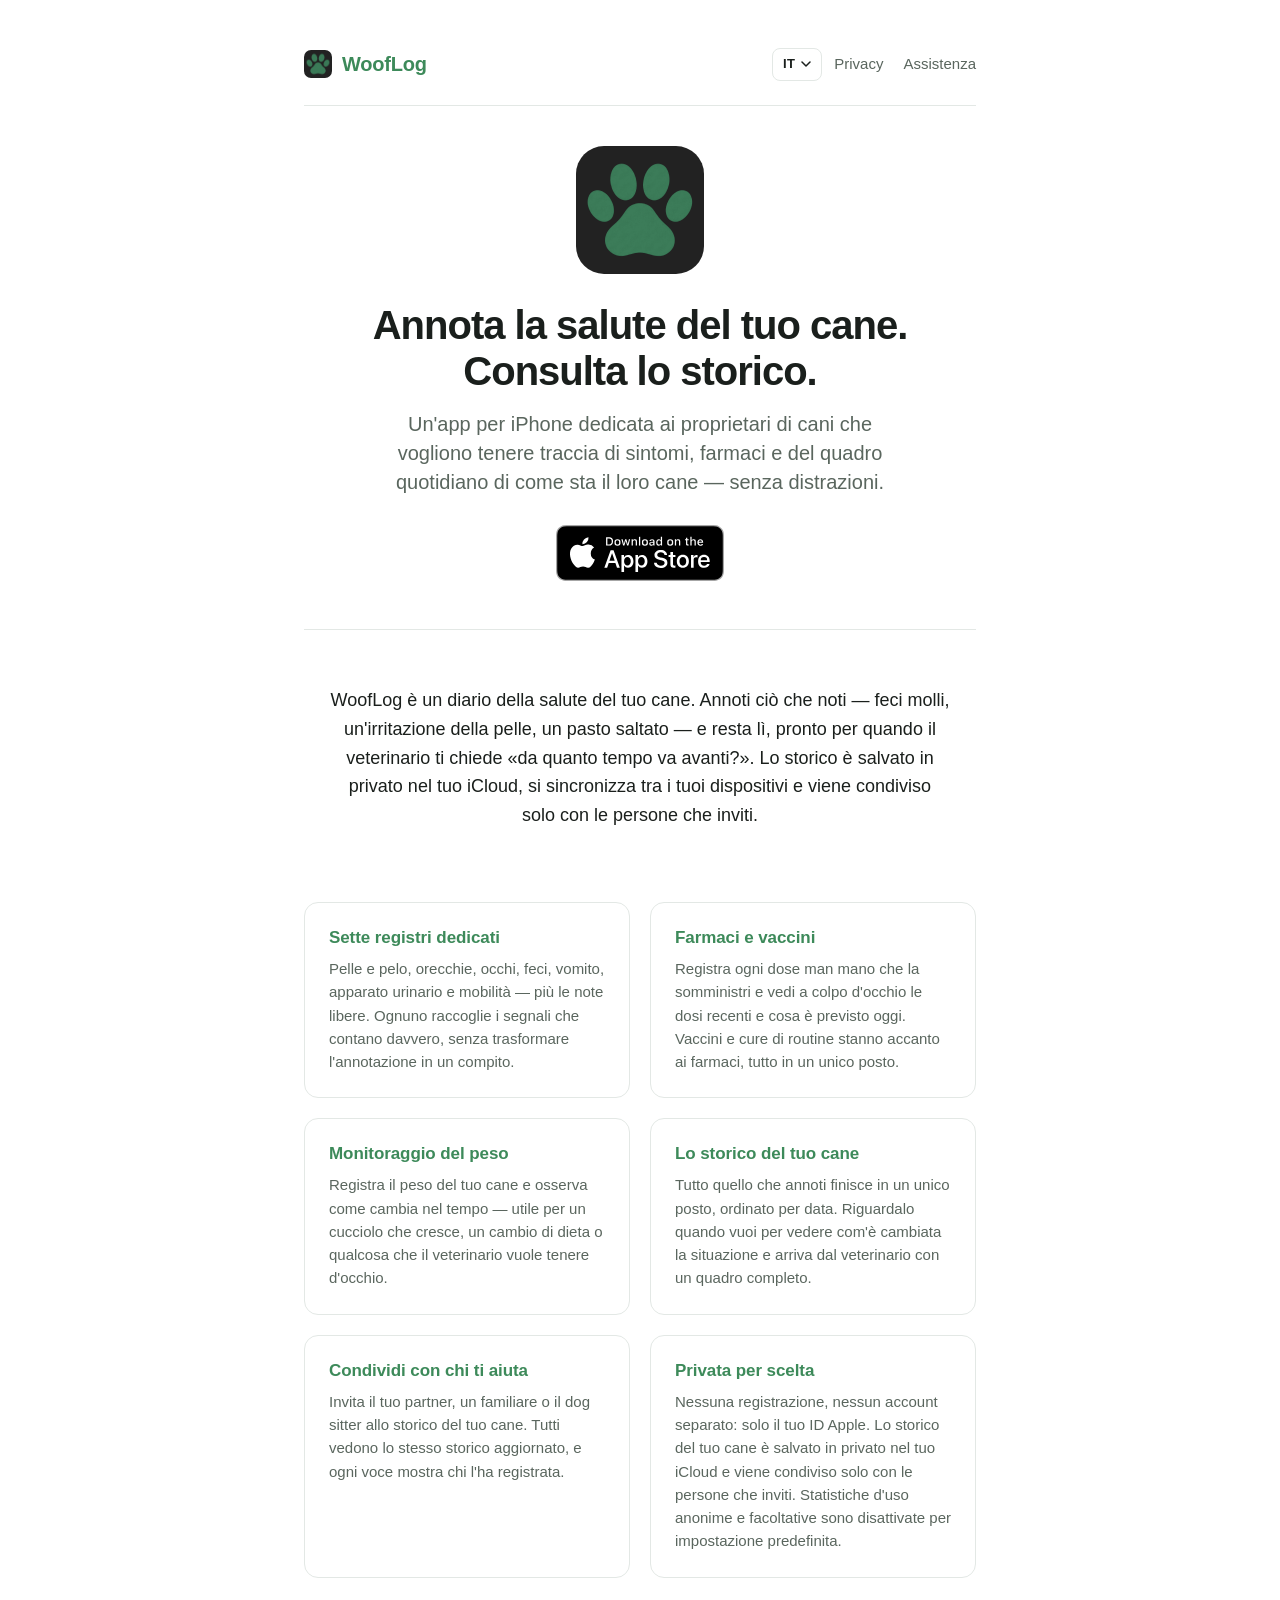
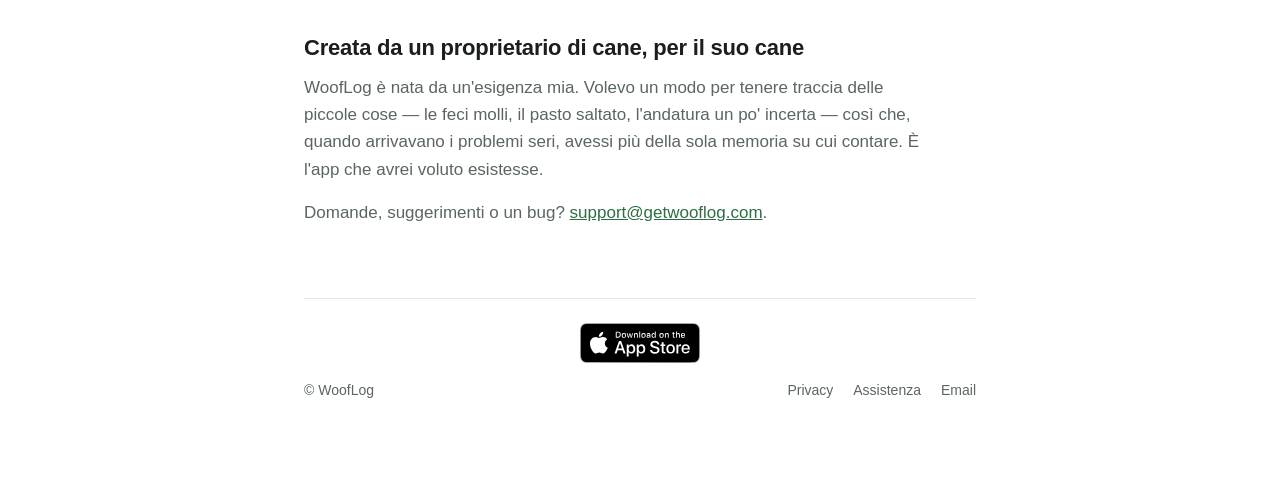
<file: it/index.html>
<!doctype html>
<html lang="it">
<head>
<meta charset="utf-8">
<meta name="viewport" content="width=device-width, initial-scale=1">
<meta name="apple-itunes-app" content="app-id=6760972616">
<title>WoofLog — Un'app dedicata alla salute del tuo cane</title>
<meta name="description" content="WoofLog è un'app per iPhone per annotare i sintomi del tuo cane, tenere traccia di farmaci e vaccini e condividere lo storico con chi ti aiuta — salvato in privato nel tuo iCloud. Disponibile su App Store.">
<meta name="robots" content="index, follow">
<link rel="icon" type="image/png" href="/assets/icon-light.png">
<link rel="icon" type="image/png" href="/assets/icon-dark.png" media="(prefers-color-scheme: dark)">
<link rel="apple-touch-icon" href="/assets/icon-light.png">
<link rel="stylesheet" href="/style.css">
<meta property="og:title" content="WoofLog — Un'app dedicata alla salute del tuo cane">
<meta property="og:description" content="Annota sintomi, farmaci e vaccini e condividi lo storico del tuo cane con la famiglia o il dog sitter. Privato, nel tuo iCloud. Disponibile su App Store.">
<meta property="og:type" content="website">
<meta property="og:url" content="https://getwooflog.com/it/">
<meta property="og:image" content="https://getwooflog.com/assets/icon-light.png">
<meta property="og:locale" content="it_IT">
<link rel="canonical" href="https://getwooflog.com/it/">
<link rel="alternate" hreflang="en" href="https://getwooflog.com/">
<link rel="alternate" hreflang="es" href="https://getwooflog.com/es/">
<link rel="alternate" hreflang="de" href="https://getwooflog.com/de/">
<link rel="alternate" hreflang="fr" href="https://getwooflog.com/fr/">
<link rel="alternate" hreflang="it" href="https://getwooflog.com/it/">
<link rel="alternate" hreflang="pt-PT" href="https://getwooflog.com/pt/">
<link rel="alternate" hreflang="x-default" href="https://getwooflog.com/">
<script src="/assets/lang.js"></script>
<meta name="author" content="WoofLog">
<meta name="theme-color" content="#3D8A5A" media="(prefers-color-scheme: light)">
<meta name="theme-color" content="#4D9B6A" media="(prefers-color-scheme: dark)">
<meta name="twitter:card" content="summary">
<meta name="twitter:title" content="WoofLog — Un'app dedicata alla salute del tuo cane">
<meta name="twitter:description" content="Annota sintomi, farmaci e vaccini e condividi lo storico del tuo cane con la famiglia o il dog sitter. Privato, nel tuo iCloud. Disponibile su App Store.">
<meta name="twitter:image" content="https://getwooflog.com/assets/icon-light.png">
<script type="application/ld+json">
{
  "@context": "https://schema.org",
  "@graph": [
    {
      "@type": "Organization",
      "@id": "https://getwooflog.com/#org",
      "name": "WoofLog",
      "url": "https://getwooflog.com/",
      "logo": "https://getwooflog.com/assets/icon-light.png",
      "email": "support@getwooflog.com"
    },
    {
      "@type": "SoftwareApplication",
      "name": "WoofLog: Dog Health Diary",
      "operatingSystem": "iOS",
      "applicationCategory": "LifestyleApplication",
      "url": "https://getwooflog.com/it/",
      "downloadUrl": "https://apps.apple.com/app/id6760972616",
      "inLanguage": "it",
      "description": "WoofLog è un'app per iPhone per annotare i sintomi del tuo cane, tenere traccia di farmaci e vaccini e condividere lo storico con chi ti aiuta — salvato in privato nel tuo iCloud. Disponibile su App Store.",
      "publisher": {
        "@id": "https://getwooflog.com/#org"
      },
      "offers": {
        "@type": "Offer",
        "price": "0",
        "priceCurrency": "USD"
      }
    }
  ]
}
</script>
</head>
<body>
<div class="wrap">
  <header class="site">
    <a class="brand" href="/">
      <picture>
        <source srcset="/assets/icon-dark.png" media="(prefers-color-scheme: dark)">
        <img src="/assets/icon-light.png" alt="" class="brand-icon" width="28" height="28">
      </picture>
      WoofLog
    </a>
    <details class="lang-picker">
      <summary aria-label="Lingua">
        <span class="lang-current">IT</span>
        <svg class="lang-caret" width="10" height="6" viewBox="0 0 10 6" aria-hidden="true"><path d="M1 1l4 4 4-4" fill="none" stroke="currentColor" stroke-width="1.5" stroke-linecap="round" stroke-linejoin="round"/></svg>
      </summary>
      <ul class="lang-menu">
        <li><a href="/" data-lang="en">English</a></li>
        <li><a href="/es/" data-lang="es">Español</a></li>
        <li><a href="/de/" data-lang="de">Deutsch</a></li>
        <li><a href="/fr/" data-lang="fr">Français</a></li>
        <li><span aria-current="page">Italiano</span></li>
        <li><a href="/pt/" data-lang="pt">Português</a></li>
      </ul>
    </details>
    <nav>
      <a href="/privacy/">Privacy</a>
      <a href="/support/">Assistenza</a>
    </nav>
  </header>

  <main>
    <section class="hero">
      <picture>
        <source srcset="/assets/icon-dark.png" media="(prefers-color-scheme: dark)">
        <img class="hero-icon" src="/assets/icon-light.png" alt="Icona dell'app WoofLog" width="128" height="128">
      </picture>
      <h1>Annota la salute del tuo cane.<br>Consulta lo storico.</h1>
      <p class="tagline">Un'app per iPhone dedicata ai proprietari di cani che vogliono tenere traccia di sintomi, farmaci e del quadro quotidiano di come sta il loro cane — senza distrazioni.</p>
      <a class="store-badge store-badge--hero" href="https://apps.apple.com/app/id6760972616" aria-label="Scarica WoofLog su App Store">
        <img src="/assets/app-store-badge.svg" alt="" width="168" height="56">
      </a>
    </section>

    <section class="intro">
      <p>WoofLog è un diario della salute del tuo cane. Annoti ciò che noti — feci molli, un'irritazione della pelle, un pasto saltato — e resta lì, pronto per quando il veterinario ti chiede «da quanto tempo va avanti?». Lo storico è salvato in privato nel tuo iCloud, si sincronizza tra i tuoi dispositivi e viene condiviso solo con le persone che inviti.</p>
    </section>

    <section class="features">
      <div class="feature">
        <h2>Sette registri dedicati</h2>
        <p>Pelle e pelo, orecchie, occhi, feci, vomito, apparato urinario e mobilità — più le note libere. Ognuno raccoglie i segnali che contano davvero, senza trasformare l'annotazione in un compito.</p>
      </div>
      <div class="feature">
        <h2>Farmaci e vaccini</h2>
        <p>Registra ogni dose man mano che la somministri e vedi a colpo d'occhio le dosi recenti e cosa è previsto oggi. Vaccini e cure di routine stanno accanto ai farmaci, tutto in un unico posto.</p>
      </div>
      <div class="feature">
        <h2>Monitoraggio del peso</h2>
        <p>Registra il peso del tuo cane e osserva come cambia nel tempo — utile per un cucciolo che cresce, un cambio di dieta o qualcosa che il veterinario vuole tenere d'occhio.</p>
      </div>
      <div class="feature">
        <h2>Lo storico del tuo cane</h2>
        <p>Tutto quello che annoti finisce in un unico posto, ordinato per data. Riguardalo quando vuoi per vedere com'è cambiata la situazione e arriva dal veterinario con un quadro completo.</p>
      </div>
      <div class="feature">
        <h2>Condividi con chi ti aiuta</h2>
        <p>Invita il tuo partner, un familiare o il dog sitter allo storico del tuo cane. Tutti vedono lo stesso storico aggiornato, e ogni voce mostra chi l'ha registrata.</p>
      </div>
      <div class="feature">
        <h2>Privata per scelta</h2>
        <p>Nessuna registrazione, nessun account separato: solo il tuo ID Apple. Lo storico del tuo cane è salvato in privato nel tuo iCloud e viene condiviso solo con le persone che inviti. Statistiche d'uso anonime e facoltative sono disattivate per impostazione predefinita.</p>
      </div>
    </section>

    <section class="about">
      <h2>Creata da un proprietario di cane, per il suo cane</h2>
      <p>WoofLog è nata da un'esigenza mia. Volevo un modo per tenere traccia delle piccole cose — le feci molli, il pasto saltato, l'andatura un po' incerta — così che, quando arrivavano i problemi seri, avessi più della sola memoria su cui contare. È l'app che avrei voluto esistesse.</p>
      <p>Domande, suggerimenti o un bug? <a href="mailto:support@getwooflog.com">support@getwooflog.com</a>.</p>
    </section>
  </main>

  <footer class="site">
    <a class="store-badge store-badge--footer" href="https://apps.apple.com/app/id6760972616" aria-label="Scarica WoofLog su App Store">
      <img src="/assets/app-store-badge.svg" alt="" width="120" height="40">
    </a>
    <p>&copy; WoofLog</p>
    <nav>
      <a href="/privacy/">Privacy</a>
      <a href="/support/">Assistenza</a>
      <a href="mailto:support@getwooflog.com">Email</a>
    </nav>
  </footer>
</div>
</body>
</html>
</file>
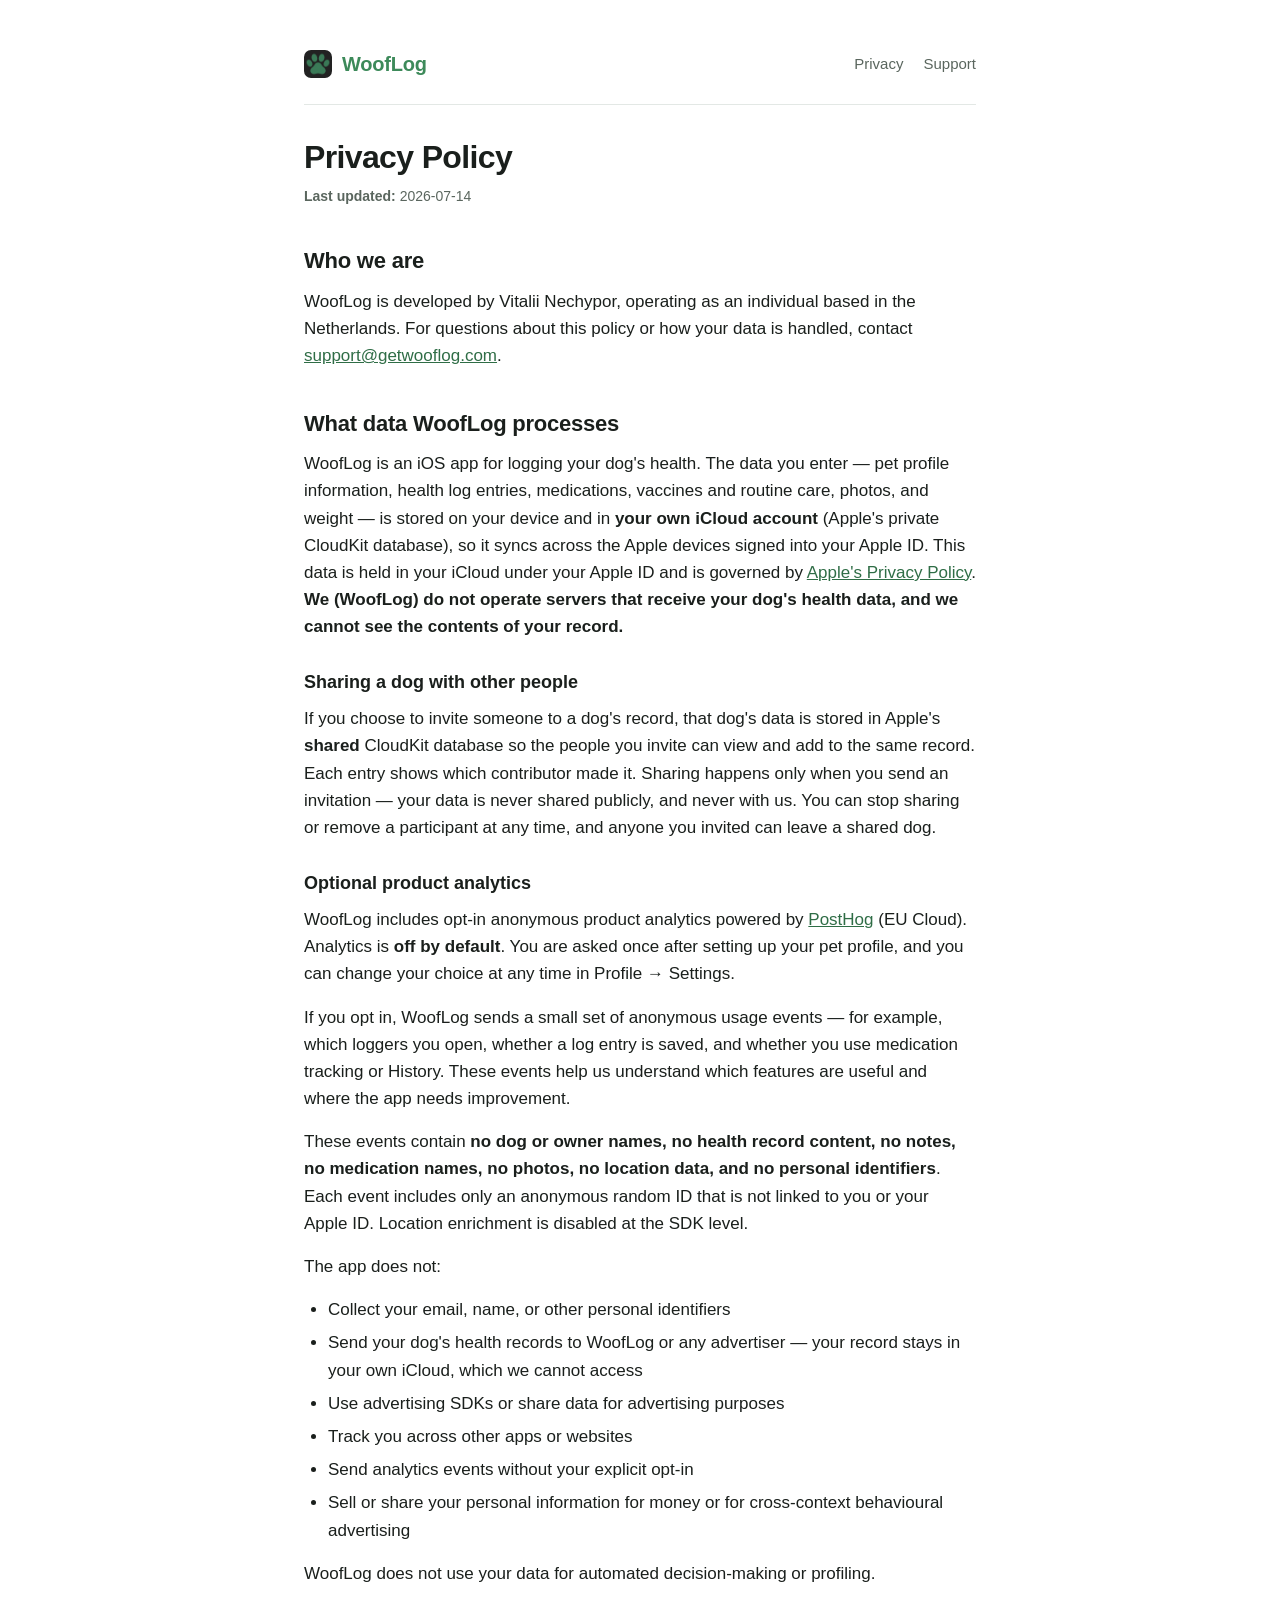
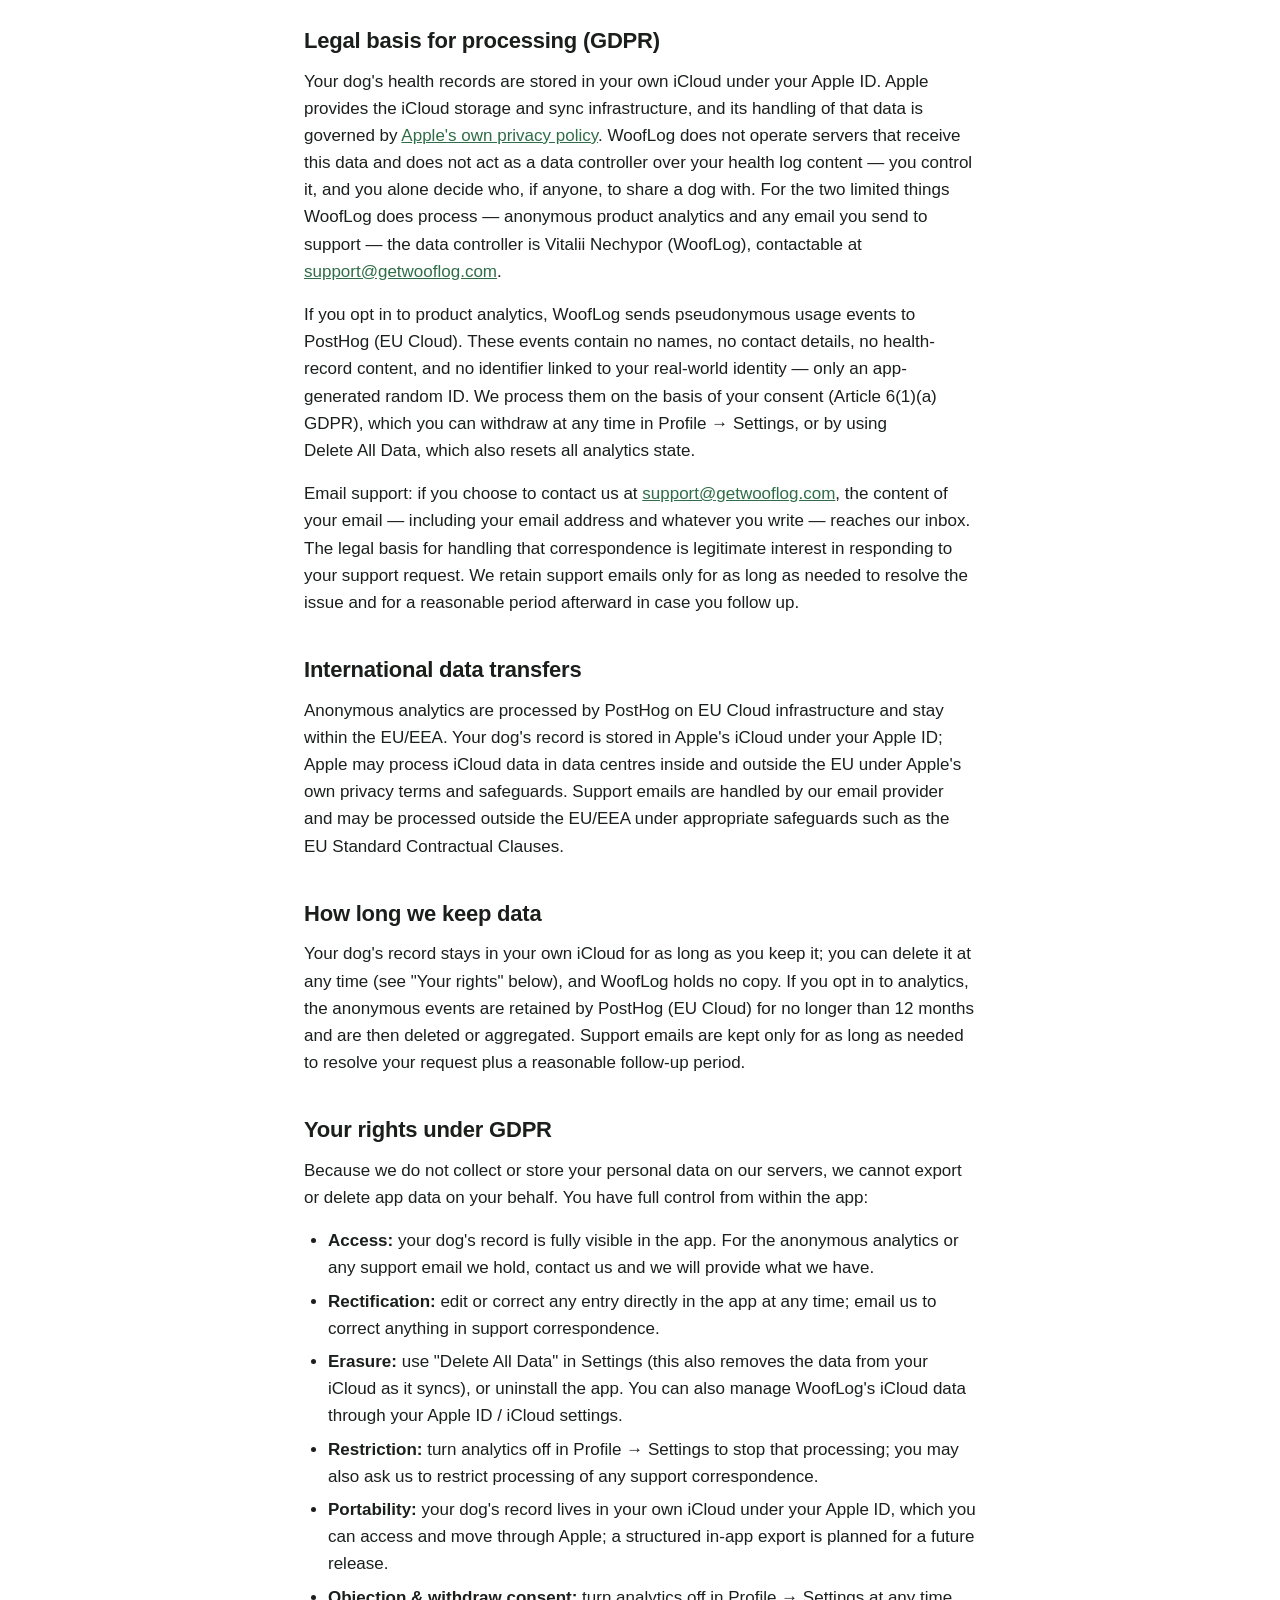
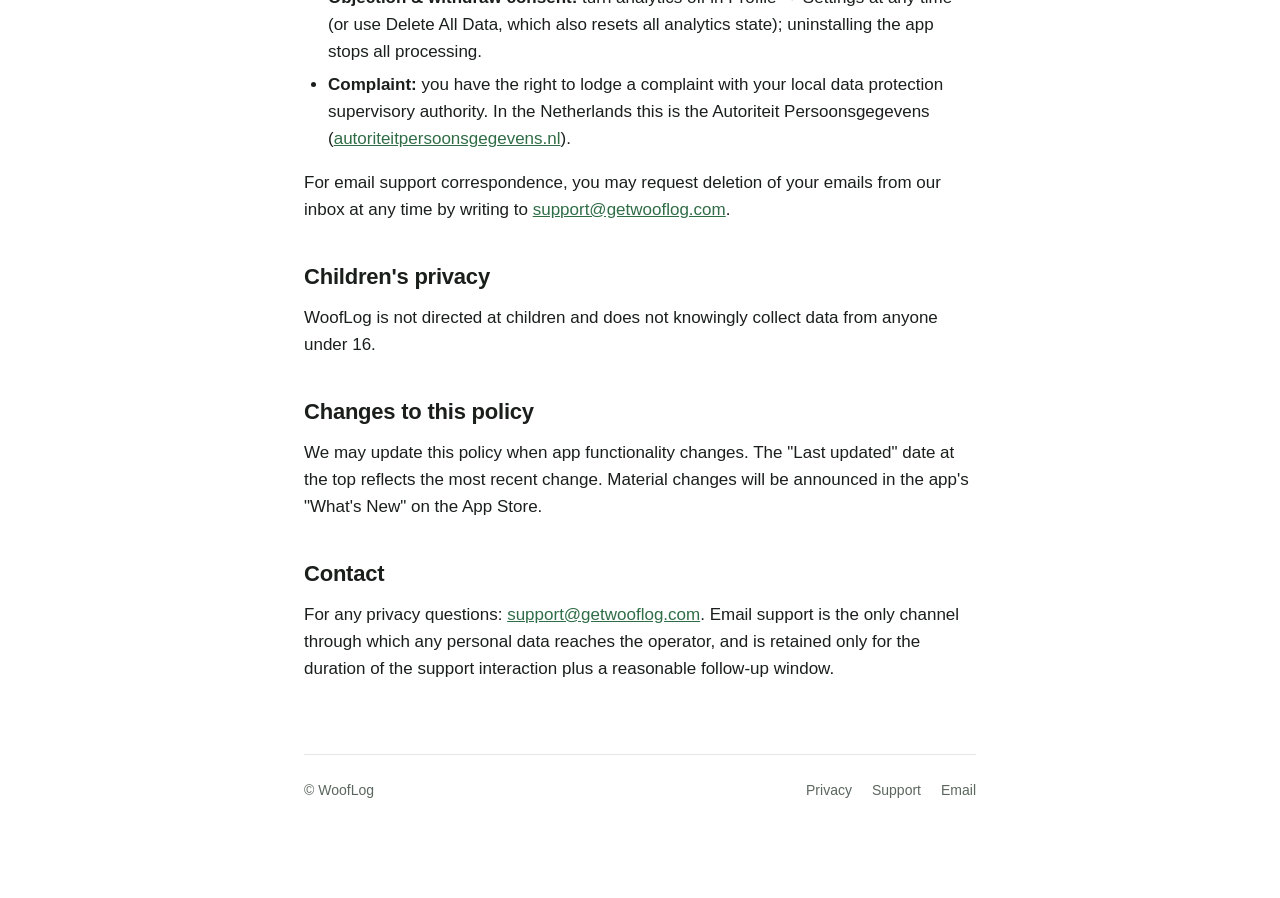
<file: privacy/index.html>
<!doctype html>
<html lang="en">
<head>
<meta charset="utf-8">
<meta name="viewport" content="width=device-width, initial-scale=1">
<title>Privacy Policy — WoofLog</title>
<meta name="description" content="WoofLog privacy policy. Your dog's health record is stored privately in your own iCloud and shared only with people you invite; WoofLog cannot see it.">
<meta name="robots" content="index, follow">
<link rel="icon" type="image/png" href="/assets/icon-light.png">
<link rel="icon" type="image/png" href="/assets/icon-dark.png" media="(prefers-color-scheme: dark)">
<link rel="apple-touch-icon" href="/assets/icon-light.png">
<link rel="stylesheet" href="/style.css">
<link rel="canonical" href="https://getwooflog.com/privacy/">
<meta name="theme-color" content="#3D8A5A" media="(prefers-color-scheme: light)">
<meta name="theme-color" content="#4D9B6A" media="(prefers-color-scheme: dark)">
</head>
<body>
<div class="wrap">
  <header class="site">
    <a class="brand" href="/">
      <picture>
        <source srcset="/assets/icon-dark.png" media="(prefers-color-scheme: dark)">
        <img src="/assets/icon-light.png" alt="" class="brand-icon" width="28" height="28">
      </picture>
      WoofLog
    </a>
    <nav>
      <a href="/privacy/">Privacy</a>
      <a href="/support/">Support</a>
    </nav>
  </header>

  <main>
    <h1>Privacy Policy</h1>
    <p class="meta"><strong>Last updated:</strong> 2026-07-14</p>

    <h2>Who we are</h2>
    <p>WoofLog is developed by Vitalii Nechypor, operating as an individual based in the Netherlands. For questions about this policy or how your data is handled, contact <a href="mailto:support@getwooflog.com">support@getwooflog.com</a>.</p>

    <h2>What data WoofLog processes</h2>
    <p>WoofLog is an iOS app for logging your dog's health. The data you enter — pet profile information, health log entries, medications, vaccines and routine care, photos, and weight — is stored on your device and in <strong>your own iCloud account</strong> (Apple's private CloudKit database), so it syncs across the Apple devices signed into your Apple&nbsp;ID. This data is held in your iCloud under your Apple&nbsp;ID and is governed by <a href="https://www.apple.com/legal/privacy/">Apple's Privacy Policy</a>. <strong>We (WoofLog) do not operate servers that receive your dog's health data, and we cannot see the contents of your record.</strong></p>

    <h3>Sharing a dog with other people</h3>
    <p>If you choose to invite someone to a dog's record, that dog's data is stored in Apple's <strong>shared</strong> CloudKit database so the people you invite can view and add to the same record. Each entry shows which contributor made it. Sharing happens only when you send an invitation — your data is never shared publicly, and never with us. You can stop sharing or remove a participant at any time, and anyone you invited can leave a shared dog.</p>

    <h3>Optional product analytics</h3>
    <p>WoofLog includes opt-in anonymous product analytics powered by <a href="https://posthog.com">PostHog</a> (EU Cloud). Analytics is <strong>off by default</strong>. You are asked once after setting up your pet profile, and you can change your choice at any time in Profile&nbsp;→&nbsp;Settings.</p>
    <p>If you opt in, WoofLog sends a small set of anonymous usage events — for example, which loggers you open, whether a log entry is saved, and whether you use medication tracking or History. These events help us understand which features are useful and where the app needs improvement.</p>
    <p>These events contain <strong>no dog or owner names, no health record content, no notes, no medication names, no photos, no location data, and no personal identifiers</strong>. Each event includes only an anonymous random ID that is not linked to you or your Apple&nbsp;ID. Location enrichment is disabled at the SDK level.</p>
    <p>The app does not:</p>
    <ul>
      <li>Collect your email, name, or other personal identifiers</li>
      <li>Send your dog's health records to WoofLog or any advertiser — your record stays in your own iCloud, which we cannot access</li>
      <li>Use advertising SDKs or share data for advertising purposes</li>
      <li>Track you across other apps or websites</li>
      <li>Send analytics events without your explicit opt-in</li>
      <li>Sell or share your personal information for money or for cross-context behavioural advertising</li>
    </ul>
    <p>WoofLog does not use your data for automated decision-making or profiling.</p>

    <h2>Legal basis for processing (GDPR)</h2>
    <p>Your dog's health records are stored in your own iCloud under your Apple&nbsp;ID. Apple provides the iCloud storage and sync infrastructure, and its handling of that data is governed by <a href="https://www.apple.com/legal/privacy/">Apple's own privacy policy</a>. WoofLog does not operate servers that receive this data and does not act as a data controller over your health log content — you control it, and you alone decide who, if anyone, to share a dog with. For the two limited things WoofLog does process — anonymous product analytics and any email you send to support — the data controller is Vitalii Nechypor (WoofLog), contactable at <a href="mailto:support@getwooflog.com">support@getwooflog.com</a>.</p>
    <p>If you opt in to product analytics, WoofLog sends pseudonymous usage events to PostHog (EU&nbsp;Cloud). These events contain no names, no contact details, no health-record content, and no identifier linked to your real-world identity — only an app-generated random ID. We process them on the basis of your consent (Article&nbsp;6(1)(a) GDPR), which you can withdraw at any time in Profile&nbsp;→&nbsp;Settings, or by using Delete&nbsp;All&nbsp;Data, which also resets all analytics state.</p>
    <p>Email support: if you choose to contact us at <a href="mailto:support@getwooflog.com">support@getwooflog.com</a>, the content of your email — including your email address and whatever you write — reaches our inbox. The legal basis for handling that correspondence is legitimate interest in responding to your support request. We retain support emails only for as long as needed to resolve the issue and for a reasonable period afterward in case you follow up.</p>

    <h2>International data transfers</h2>
    <p>Anonymous analytics are processed by PostHog on EU&nbsp;Cloud infrastructure and stay within the EU/EEA. Your dog's record is stored in Apple's iCloud under your Apple&nbsp;ID; Apple may process iCloud data in data centres inside and outside the EU under Apple's own privacy terms and safeguards. Support emails are handled by our email provider and may be processed outside the EU/EEA under appropriate safeguards such as the EU Standard Contractual Clauses.</p>

    <h2>How long we keep data</h2>
    <p>Your dog's record stays in your own iCloud for as long as you keep it; you can delete it at any time (see "Your rights" below), and WoofLog holds no copy. If you opt in to analytics, the anonymous events are retained by PostHog (EU&nbsp;Cloud) for no longer than 12&nbsp;months and are then deleted or aggregated. Support emails are kept only for as long as needed to resolve your request plus a reasonable follow-up period.</p>

    <h2>Your rights under GDPR</h2>
    <p>Because we do not collect or store your personal data on our servers, we cannot export or delete app data on your behalf. You have full control from within the app:</p>
    <ul>
      <li><strong>Access:</strong> your dog's record is fully visible in the app. For the anonymous analytics or any support email we hold, contact us and we will provide what we have.</li>
      <li><strong>Rectification:</strong> edit or correct any entry directly in the app at any time; email us to correct anything in support correspondence.</li>
      <li><strong>Erasure:</strong> use "Delete All Data" in Settings (this also removes the data from your iCloud as it syncs), or uninstall the app. You can also manage WoofLog's iCloud data through your Apple&nbsp;ID / iCloud settings.</li>
      <li><strong>Restriction:</strong> turn analytics off in Profile&nbsp;→&nbsp;Settings to stop that processing; you may also ask us to restrict processing of any support correspondence.</li>
      <li><strong>Portability:</strong> your dog's record lives in your own iCloud under your Apple&nbsp;ID, which you can access and move through Apple; a structured in-app export is planned for a future release.</li>
      <li><strong>Objection &amp; withdraw consent:</strong> turn analytics off in Profile&nbsp;→&nbsp;Settings at any time (or use Delete&nbsp;All&nbsp;Data, which also resets all analytics state); uninstalling the app stops all processing.</li>
      <li><strong>Complaint:</strong> you have the right to lodge a complaint with your local data protection supervisory authority. In the Netherlands this is the Autoriteit Persoonsgegevens (<a href="https://autoriteitpersoonsgegevens.nl">autoriteitpersoonsgegevens.nl</a>).</li>
    </ul>
    <p>For email support correspondence, you may request deletion of your emails from our inbox at any time by writing to <a href="mailto:support@getwooflog.com">support@getwooflog.com</a>.</p>

    <h2>Children's privacy</h2>
    <p>WoofLog is not directed at children and does not knowingly collect data from anyone under 16.</p>

    <h2>Changes to this policy</h2>
    <p>We may update this policy when app functionality changes. The "Last updated" date at the top reflects the most recent change. Material changes will be announced in the app's "What's New" on the App Store.</p>

    <h2>Contact</h2>
    <p>For any privacy questions: <a href="mailto:support@getwooflog.com">support@getwooflog.com</a>. Email support is the only channel through which any personal data reaches the operator, and is retained only for the duration of the support interaction plus a reasonable follow-up window.</p>
  </main>

  <footer class="site">
    <p>&copy; WoofLog</p>
    <nav>
      <a href="/privacy/">Privacy</a>
      <a href="/support/">Support</a>
      <a href="mailto:support@getwooflog.com">Email</a>
    </nav>
  </footer>
</div>
</body>
</html>
</file>
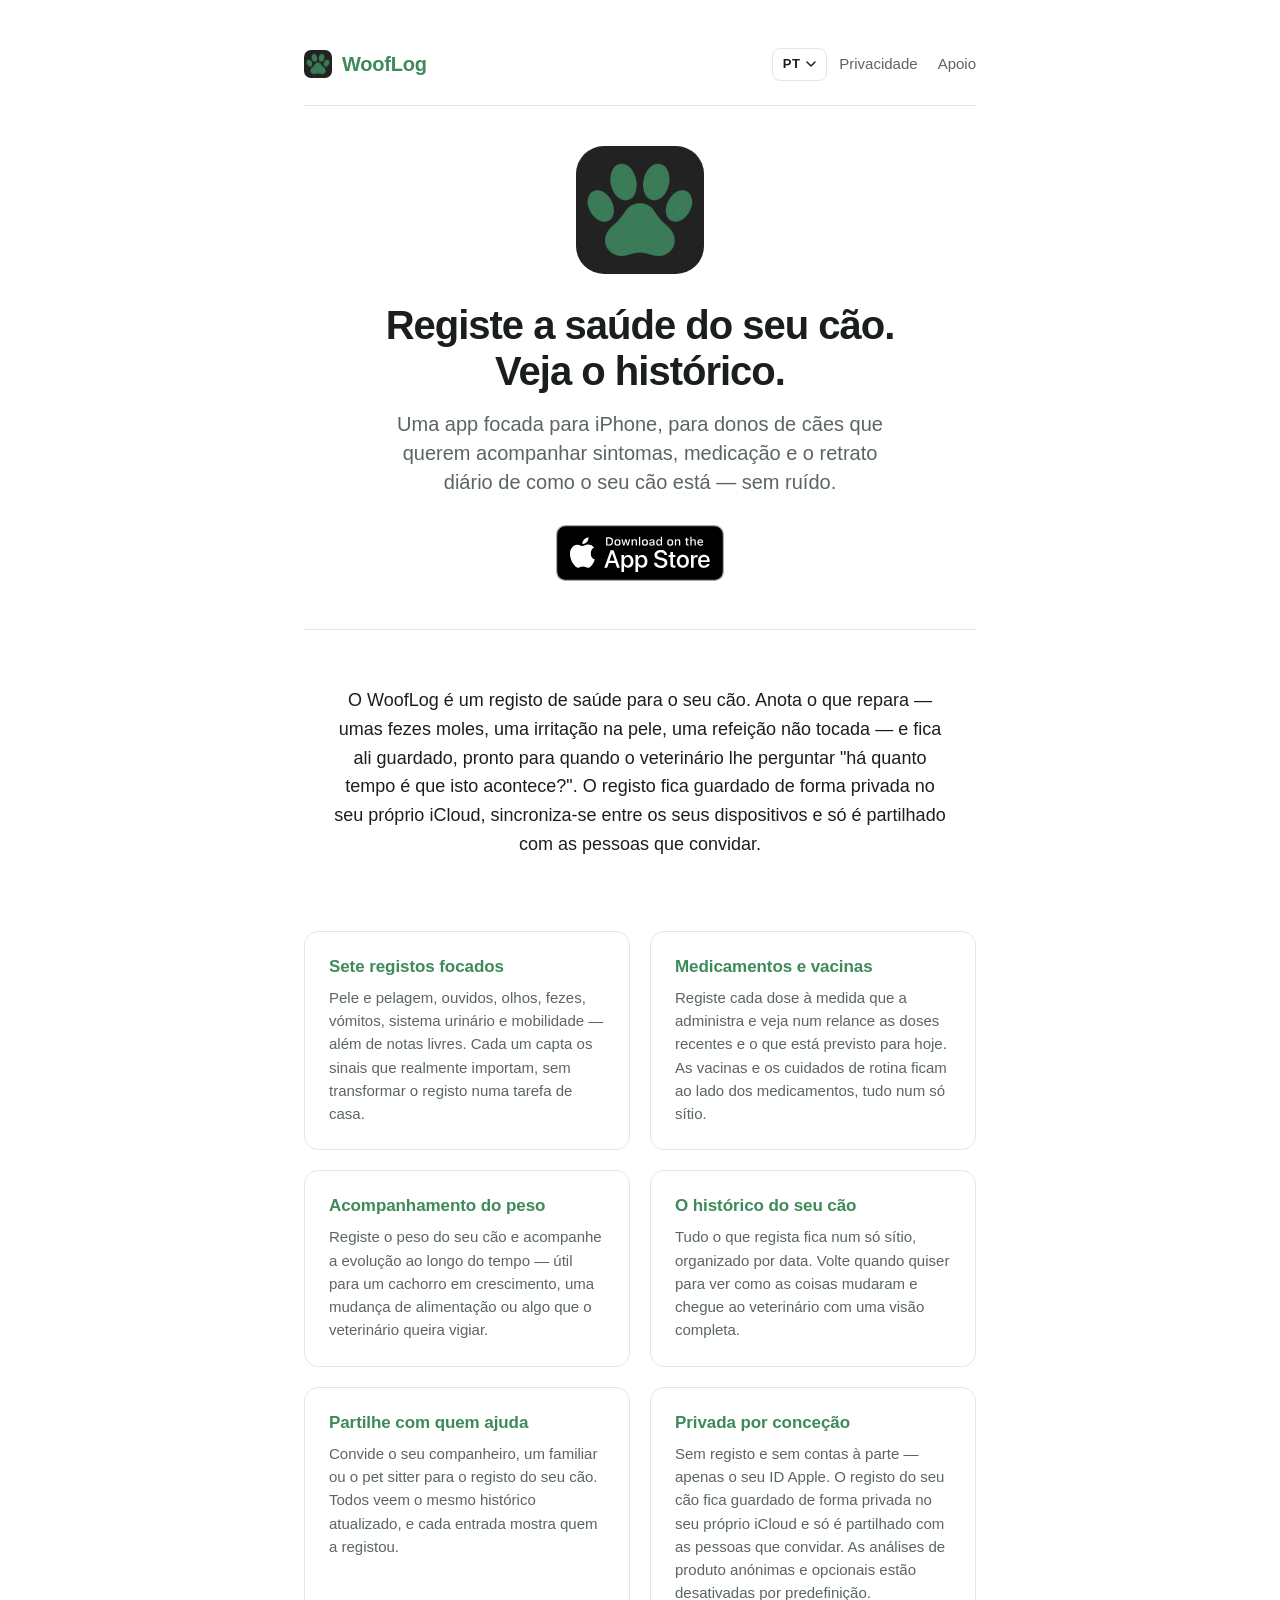
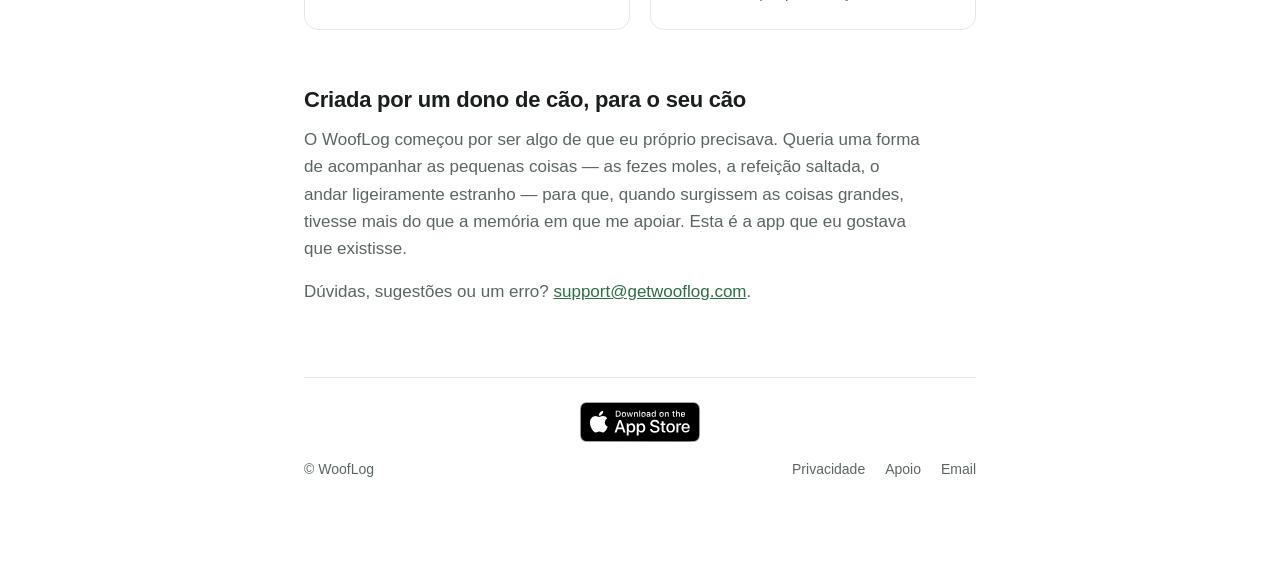
<file: pt/index.html>
<!doctype html>
<html lang="pt-PT">
<head>
<meta charset="utf-8">
<meta name="viewport" content="width=device-width, initial-scale=1">
<meta name="apple-itunes-app" content="app-id=6760972616">
<title>WoofLog — Um registo de saúde focado para o seu cão</title>
<meta name="description" content="O WoofLog é uma app para iPhone para registar os sintomas do seu cão, acompanhar medicamentos e vacinas e partilhar o registo com quem o ajuda — guardado de forma privada no seu próprio iCloud. Disponível na App Store.">
<meta name="robots" content="index, follow">
<link rel="icon" type="image/png" href="/assets/icon-light.png">
<link rel="icon" type="image/png" href="/assets/icon-dark.png" media="(prefers-color-scheme: dark)">
<link rel="apple-touch-icon" href="/assets/icon-light.png">
<link rel="stylesheet" href="/style.css">
<meta property="og:title" content="WoofLog — Um registo de saúde focado para o seu cão">
<meta property="og:description" content="Registe sintomas, medicamentos e vacinas e partilhe o registo do seu cão com a família ou o pet sitter. Privado, no seu próprio iCloud. Disponível na App Store.">
<meta property="og:type" content="website">
<meta property="og:url" content="https://getwooflog.com/pt/">
<meta property="og:image" content="https://getwooflog.com/assets/icon-light.png">
<meta property="og:locale" content="pt_PT">
<link rel="canonical" href="https://getwooflog.com/pt/">
<link rel="alternate" hreflang="en" href="https://getwooflog.com/">
<link rel="alternate" hreflang="es" href="https://getwooflog.com/es/">
<link rel="alternate" hreflang="de" href="https://getwooflog.com/de/">
<link rel="alternate" hreflang="fr" href="https://getwooflog.com/fr/">
<link rel="alternate" hreflang="it" href="https://getwooflog.com/it/">
<link rel="alternate" hreflang="pt-PT" href="https://getwooflog.com/pt/">
<link rel="alternate" hreflang="x-default" href="https://getwooflog.com/">
<script src="/assets/lang.js"></script>
<meta name="author" content="WoofLog">
<meta name="theme-color" content="#3D8A5A" media="(prefers-color-scheme: light)">
<meta name="theme-color" content="#4D9B6A" media="(prefers-color-scheme: dark)">
<meta name="twitter:card" content="summary">
<meta name="twitter:title" content="WoofLog — Um registo de saúde focado para o seu cão">
<meta name="twitter:description" content="Registe sintomas, medicamentos e vacinas e partilhe o registo do seu cão com a família ou o pet sitter. Privado, no seu próprio iCloud. Disponível na App Store.">
<meta name="twitter:image" content="https://getwooflog.com/assets/icon-light.png">
<script type="application/ld+json">
{
  "@context": "https://schema.org",
  "@graph": [
    {
      "@type": "Organization",
      "@id": "https://getwooflog.com/#org",
      "name": "WoofLog",
      "url": "https://getwooflog.com/",
      "logo": "https://getwooflog.com/assets/icon-light.png",
      "email": "support@getwooflog.com"
    },
    {
      "@type": "SoftwareApplication",
      "name": "WoofLog: Dog Health Diary",
      "operatingSystem": "iOS",
      "applicationCategory": "LifestyleApplication",
      "url": "https://getwooflog.com/pt/",
      "downloadUrl": "https://apps.apple.com/app/id6760972616",
      "inLanguage": "pt-PT",
      "description": "O WoofLog é uma app para iPhone para registar os sintomas do seu cão, acompanhar medicamentos e vacinas e partilhar o registo com quem o ajuda — guardado de forma privada no seu próprio iCloud. Disponível na App Store.",
      "publisher": {
        "@id": "https://getwooflog.com/#org"
      },
      "offers": {
        "@type": "Offer",
        "price": "0",
        "priceCurrency": "USD"
      }
    }
  ]
}
</script>
</head>
<body>
<div class="wrap">
  <header class="site">
    <a class="brand" href="/">
      <picture>
        <source srcset="/assets/icon-dark.png" media="(prefers-color-scheme: dark)">
        <img src="/assets/icon-light.png" alt="" class="brand-icon" width="28" height="28">
      </picture>
      WoofLog
    </a>
    <details class="lang-picker">
      <summary aria-label="Idioma">
        <span class="lang-current">PT</span>
        <svg class="lang-caret" width="10" height="6" viewBox="0 0 10 6" aria-hidden="true"><path d="M1 1l4 4 4-4" fill="none" stroke="currentColor" stroke-width="1.5" stroke-linecap="round" stroke-linejoin="round"/></svg>
      </summary>
      <ul class="lang-menu">
        <li><a href="/" data-lang="en">English</a></li>
        <li><a href="/es/" data-lang="es">Español</a></li>
        <li><a href="/de/" data-lang="de">Deutsch</a></li>
        <li><a href="/fr/" data-lang="fr">Français</a></li>
        <li><a href="/it/" data-lang="it">Italiano</a></li>
        <li><span aria-current="page">Português</span></li>
      </ul>
    </details>
    <nav>
      <a href="/privacy/">Privacidade</a>
      <a href="/support/">Apoio</a>
    </nav>
  </header>

  <main>
    <section class="hero">
      <picture>
        <source srcset="/assets/icon-dark.png" media="(prefers-color-scheme: dark)">
        <img class="hero-icon" src="/assets/icon-light.png" alt="Ícone da app WoofLog" width="128" height="128">
      </picture>
      <h1>Registe a saúde do seu cão.<br>Veja o histórico.</h1>
      <p class="tagline">Uma app focada para iPhone, para donos de cães que querem acompanhar sintomas, medicação e o retrato diário de como o seu cão está — sem ruído.</p>
      <a class="store-badge store-badge--hero" href="https://apps.apple.com/app/id6760972616" aria-label="Transferir o WoofLog na App Store">
        <img src="/assets/app-store-badge.svg" alt="" width="168" height="56">
      </a>
    </section>

    <section class="intro">
      <p>O WoofLog é um registo de saúde para o seu cão. Anota o que repara — umas fezes moles, uma irritação na pele, uma refeição não tocada — e fica ali guardado, pronto para quando o veterinário lhe perguntar "há quanto tempo é que isto acontece?". O registo fica guardado de forma privada no seu próprio iCloud, sincroniza-se entre os seus dispositivos e só é partilhado com as pessoas que convidar.</p>
    </section>

    <section class="features">
      <div class="feature">
        <h2>Sete registos focados</h2>
        <p>Pele e pelagem, ouvidos, olhos, fezes, vómitos, sistema urinário e mobilidade — além de notas livres. Cada um capta os sinais que realmente importam, sem transformar o registo numa tarefa de casa.</p>
      </div>
      <div class="feature">
        <h2>Medicamentos e vacinas</h2>
        <p>Registe cada dose à medida que a administra e veja num relance as doses recentes e o que está previsto para hoje. As vacinas e os cuidados de rotina ficam ao lado dos medicamentos, tudo num só sítio.</p>
      </div>
      <div class="feature">
        <h2>Acompanhamento do peso</h2>
        <p>Registe o peso do seu cão e acompanhe a evolução ao longo do tempo — útil para um cachorro em crescimento, uma mudança de alimentação ou algo que o veterinário queira vigiar.</p>
      </div>
      <div class="feature">
        <h2>O histórico do seu cão</h2>
        <p>Tudo o que regista fica num só sítio, organizado por data. Volte quando quiser para ver como as coisas mudaram e chegue ao veterinário com uma visão completa.</p>
      </div>
      <div class="feature">
        <h2>Partilhe com quem ajuda</h2>
        <p>Convide o seu companheiro, um familiar ou o pet sitter para o registo do seu cão. Todos veem o mesmo histórico atualizado, e cada entrada mostra quem a registou.</p>
      </div>
      <div class="feature">
        <h2>Privada por conceção</h2>
        <p>Sem registo e sem contas à parte — apenas o seu ID Apple. O registo do seu cão fica guardado de forma privada no seu próprio iCloud e só é partilhado com as pessoas que convidar. As análises de produto anónimas e opcionais estão desativadas por predefinição.</p>
      </div>
    </section>

    <section class="about">
      <h2>Criada por um dono de cão, para o seu cão</h2>
      <p>O WoofLog começou por ser algo de que eu próprio precisava. Queria uma forma de acompanhar as pequenas coisas — as fezes moles, a refeição saltada, o andar ligeiramente estranho — para que, quando surgissem as coisas grandes, tivesse mais do que a memória em que me apoiar. Esta é a app que eu gostava que existisse.</p>
      <p>Dúvidas, sugestões ou um erro? <a href="mailto:support@getwooflog.com">support@getwooflog.com</a>.</p>
    </section>
  </main>

  <footer class="site">
    <a class="store-badge store-badge--footer" href="https://apps.apple.com/app/id6760972616" aria-label="Transferir o WoofLog na App Store">
      <img src="/assets/app-store-badge.svg" alt="" width="120" height="40">
    </a>
    <p>&copy; WoofLog</p>
    <nav>
      <a href="/privacy/">Privacidade</a>
      <a href="/support/">Apoio</a>
      <a href="mailto:support@getwooflog.com">Email</a>
    </nav>
  </footer>
</div>
</body>
</html>
</file>
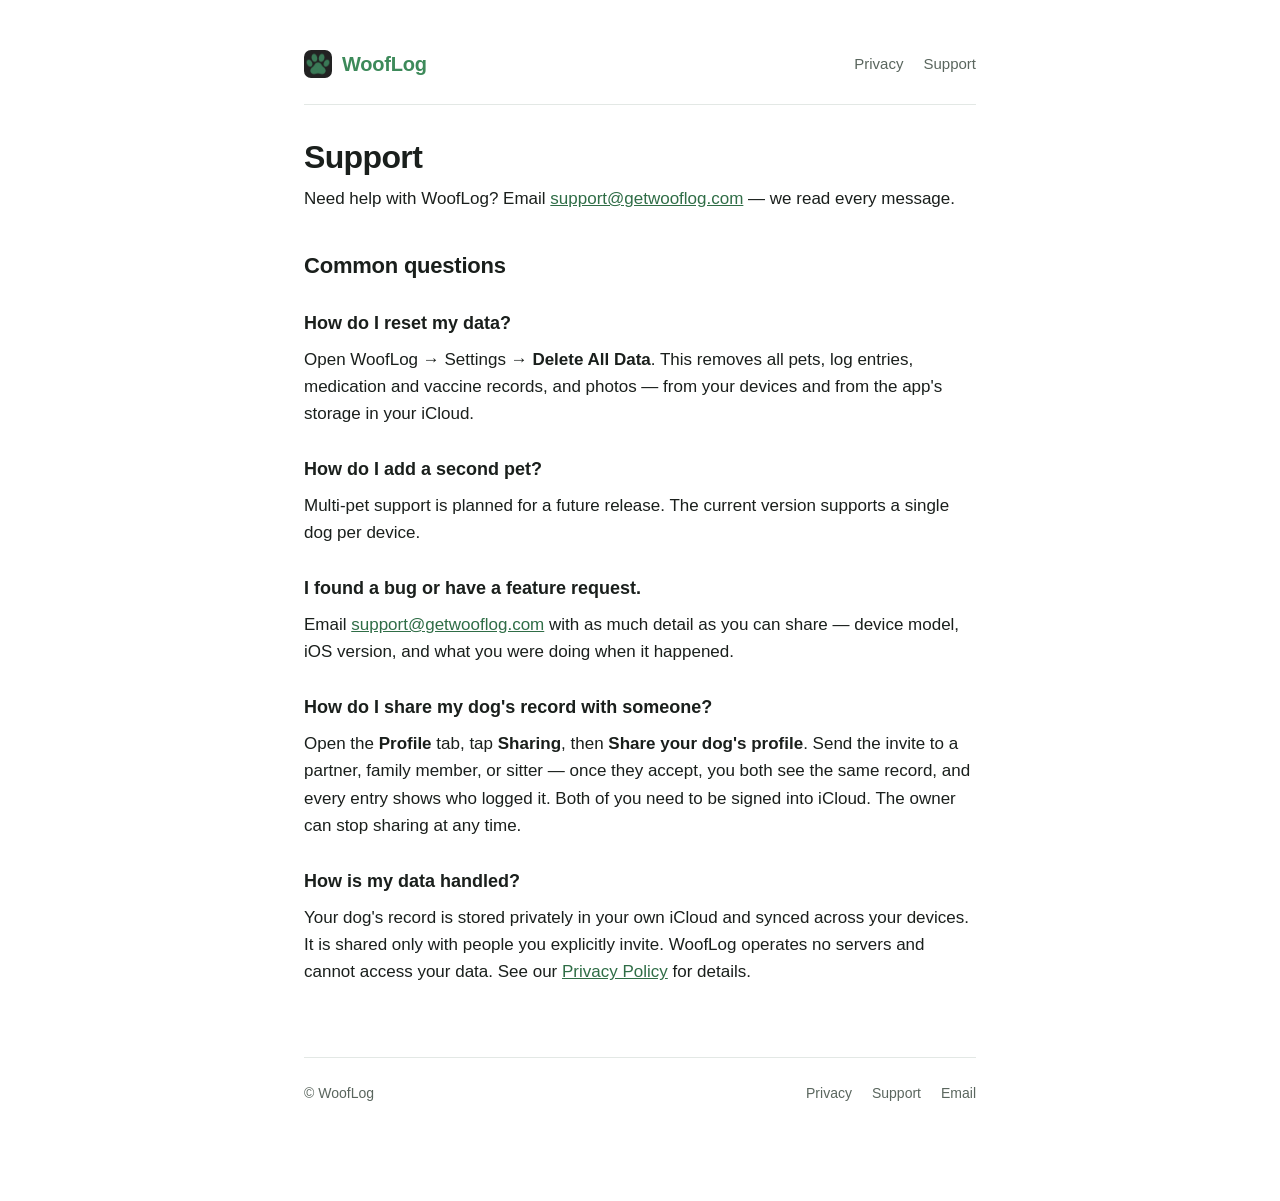
<file: support/index.html>
<!doctype html>
<html lang="en">
<head>
<meta charset="utf-8">
<meta name="viewport" content="width=device-width, initial-scale=1">
<title>Support — WoofLog</title>
<meta name="description" content="WoofLog support and contact. Answers to common questions and a direct line to the developer.">
<meta name="robots" content="index, follow">
<link rel="icon" type="image/png" href="/assets/icon-light.png">
<link rel="icon" type="image/png" href="/assets/icon-dark.png" media="(prefers-color-scheme: dark)">
<link rel="apple-touch-icon" href="/assets/icon-light.png">
<link rel="stylesheet" href="/style.css">
<link rel="canonical" href="https://getwooflog.com/support/">
<meta name="theme-color" content="#3D8A5A" media="(prefers-color-scheme: light)">
<meta name="theme-color" content="#4D9B6A" media="(prefers-color-scheme: dark)">
<script type="application/ld+json">
{
  "@context": "https://schema.org",
  "@type": "FAQPage",
  "inLanguage": "en",
  "mainEntity": [
    {
      "@type": "Question",
      "name": "How do I reset my data?",
      "acceptedAnswer": {
        "@type": "Answer",
        "text": "Open WoofLog → Settings → Delete All Data. This removes all pets, log entries, medication and vaccine records, and photos — from your devices and from the app's storage in your iCloud."
      }
    },
    {
      "@type": "Question",
      "name": "How do I add a second pet?",
      "acceptedAnswer": {
        "@type": "Answer",
        "text": "Multi-pet support is planned for a future release. The current version supports a single dog per device."
      }
    },
    {
      "@type": "Question",
      "name": "I found a bug or have a feature request.",
      "acceptedAnswer": {
        "@type": "Answer",
        "text": "Email support@getwooflog.com with as much detail as you can share — device model, iOS version, and what you were doing when it happened."
      }
    },
    {
      "@type": "Question",
      "name": "How do I share my dog's record with someone?",
      "acceptedAnswer": {
        "@type": "Answer",
        "text": "Open the Profile tab, tap Sharing, then Share your dog's profile. Send the invite to a partner, family member, or sitter — once they accept, you both see the same record, and every entry shows who logged it. Both of you need to be signed into iCloud. The owner can stop sharing at any time."
      }
    },
    {
      "@type": "Question",
      "name": "How is my data handled?",
      "acceptedAnswer": {
        "@type": "Answer",
        "text": "Your dog's record is stored privately in your own iCloud and synced across your devices. It is shared only with people you explicitly invite. WoofLog operates no servers and cannot access your data. See our Privacy Policy for details."
      }
    }
  ]
}
</script>
</head>
<body>
<div class="wrap">
  <header class="site">
    <a class="brand" href="/">
      <picture>
        <source srcset="/assets/icon-dark.png" media="(prefers-color-scheme: dark)">
        <img src="/assets/icon-light.png" alt="" class="brand-icon" width="28" height="28">
      </picture>
      WoofLog
    </a>
    <nav>
      <a href="/privacy/">Privacy</a>
      <a href="/support/">Support</a>
    </nav>
  </header>

  <main>
    <h1>Support</h1>
    <p>Need help with WoofLog? Email <a href="mailto:support@getwooflog.com">support@getwooflog.com</a> — we read every message.</p>

    <h2>Common questions</h2>

    <h3>How do I reset my data?</h3>
    <p>Open WoofLog → Settings → <strong>Delete All Data</strong>. This removes all pets, log entries, medication and vaccine records, and photos — from your devices and from the app's storage in your iCloud.</p>

    <h3>How do I add a second pet?</h3>
    <p>Multi-pet support is planned for a future release. The current version supports a single dog per device.</p>

    <h3>I found a bug or have a feature request.</h3>
    <p>Email <a href="mailto:support@getwooflog.com">support@getwooflog.com</a> with as much detail as you can share — device model, iOS version, and what you were doing when it happened.</p>

    <h3>How do I share my dog's record with someone?</h3>
    <p>Open the <strong>Profile</strong> tab, tap <strong>Sharing</strong>, then <strong>Share your dog's profile</strong>. Send the invite to a partner, family member, or sitter — once they accept, you both see the same record, and every entry shows who logged it. Both of you need to be signed into iCloud. The owner can stop sharing at any time.</p>

    <h3>How is my data handled?</h3>
    <p>Your dog's record is stored privately in your own iCloud and synced across your devices. It is shared only with people you explicitly invite. WoofLog operates no servers and cannot access your data. See our <a href="/privacy/">Privacy Policy</a> for details.</p>
  </main>

  <footer class="site">
    <p>&copy; WoofLog</p>
    <nav>
      <a href="/privacy/">Privacy</a>
      <a href="/support/">Support</a>
      <a href="mailto:support@getwooflog.com">Email</a>
    </nav>
  </footer>
</div>
</body>
</html>
</file>
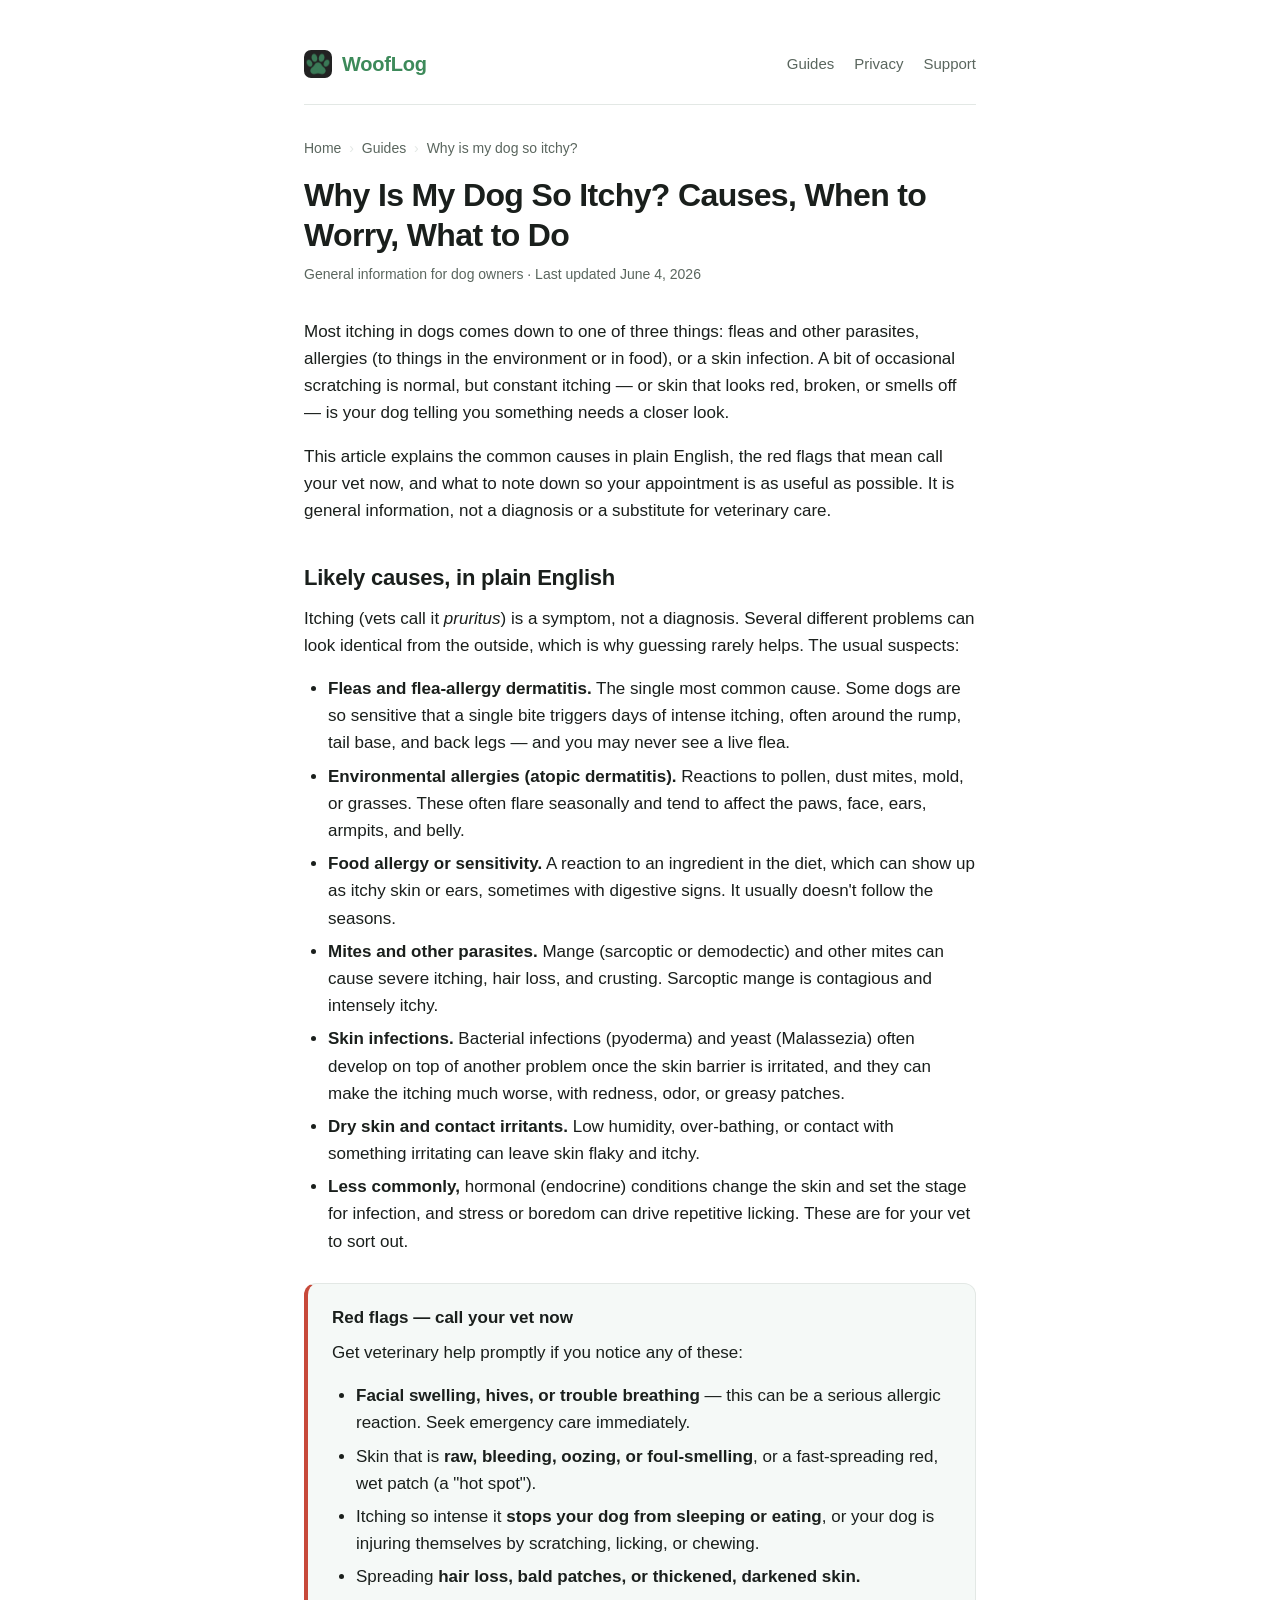
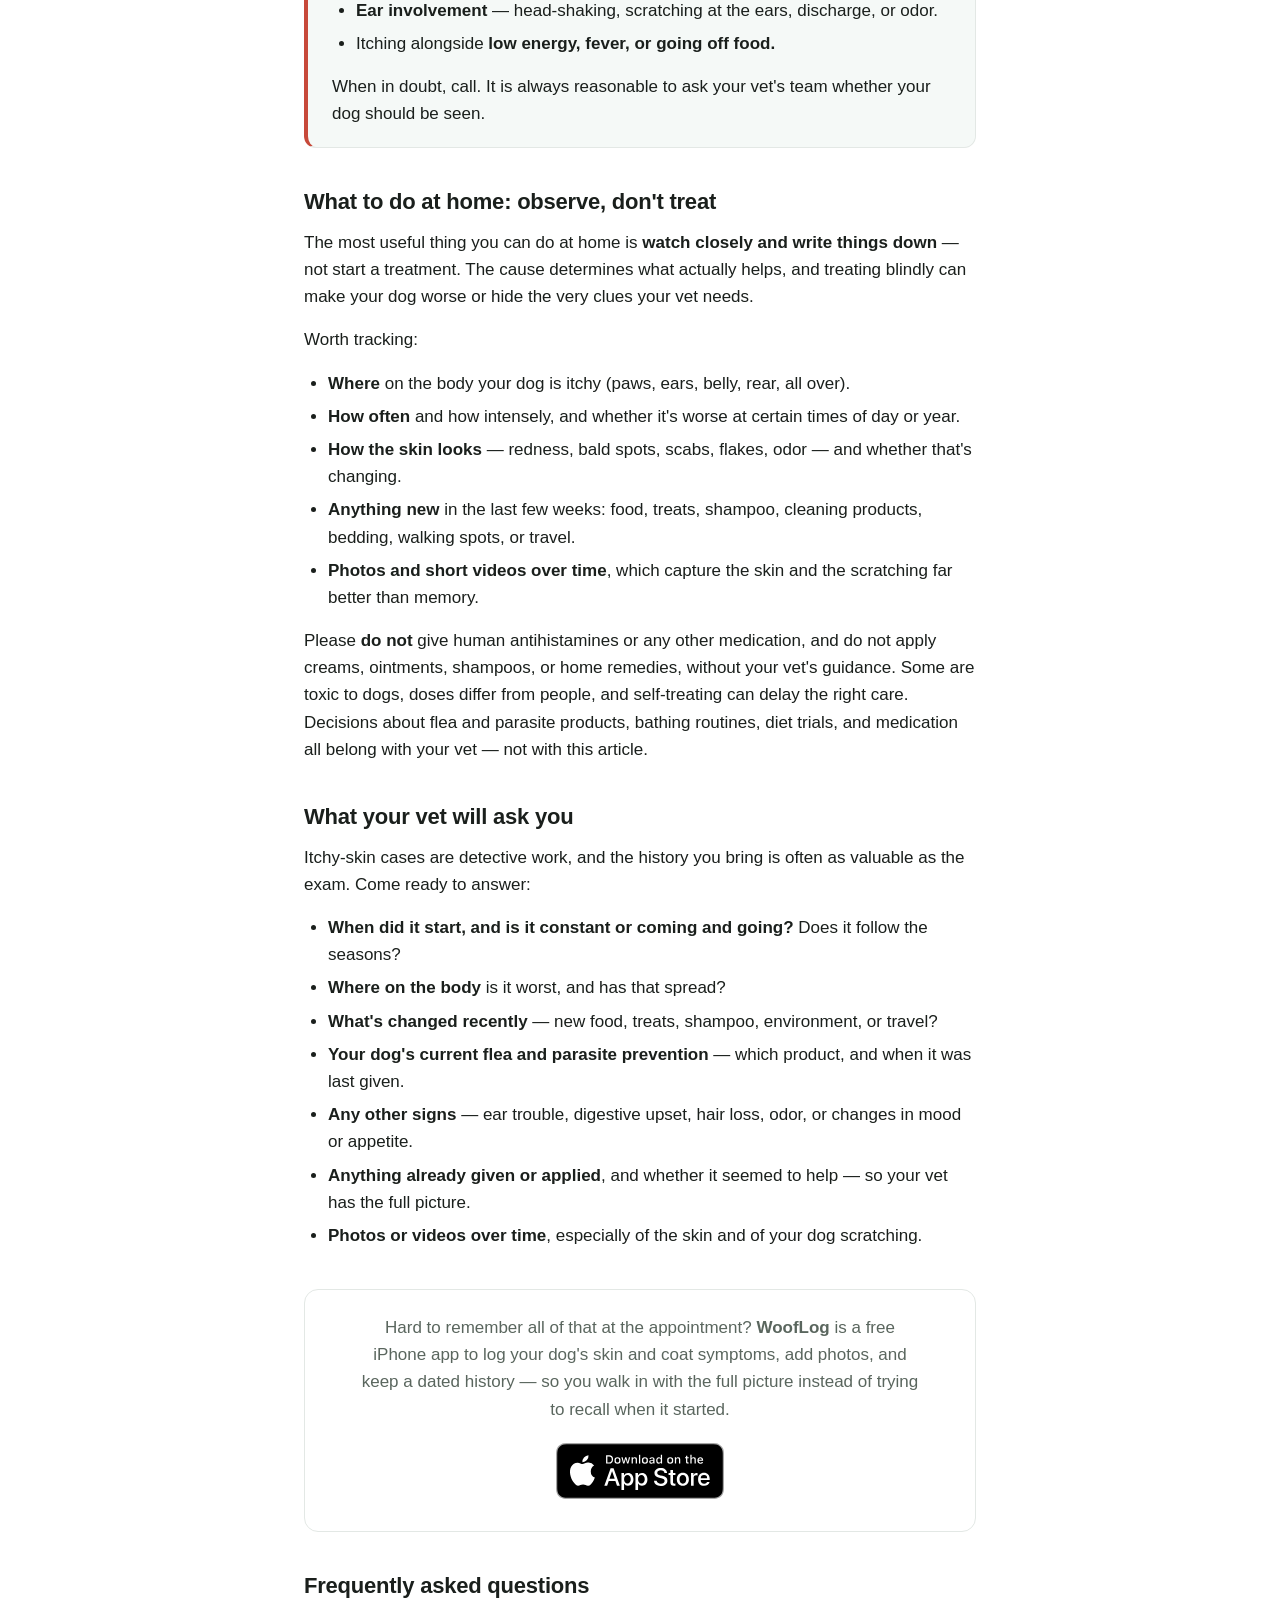
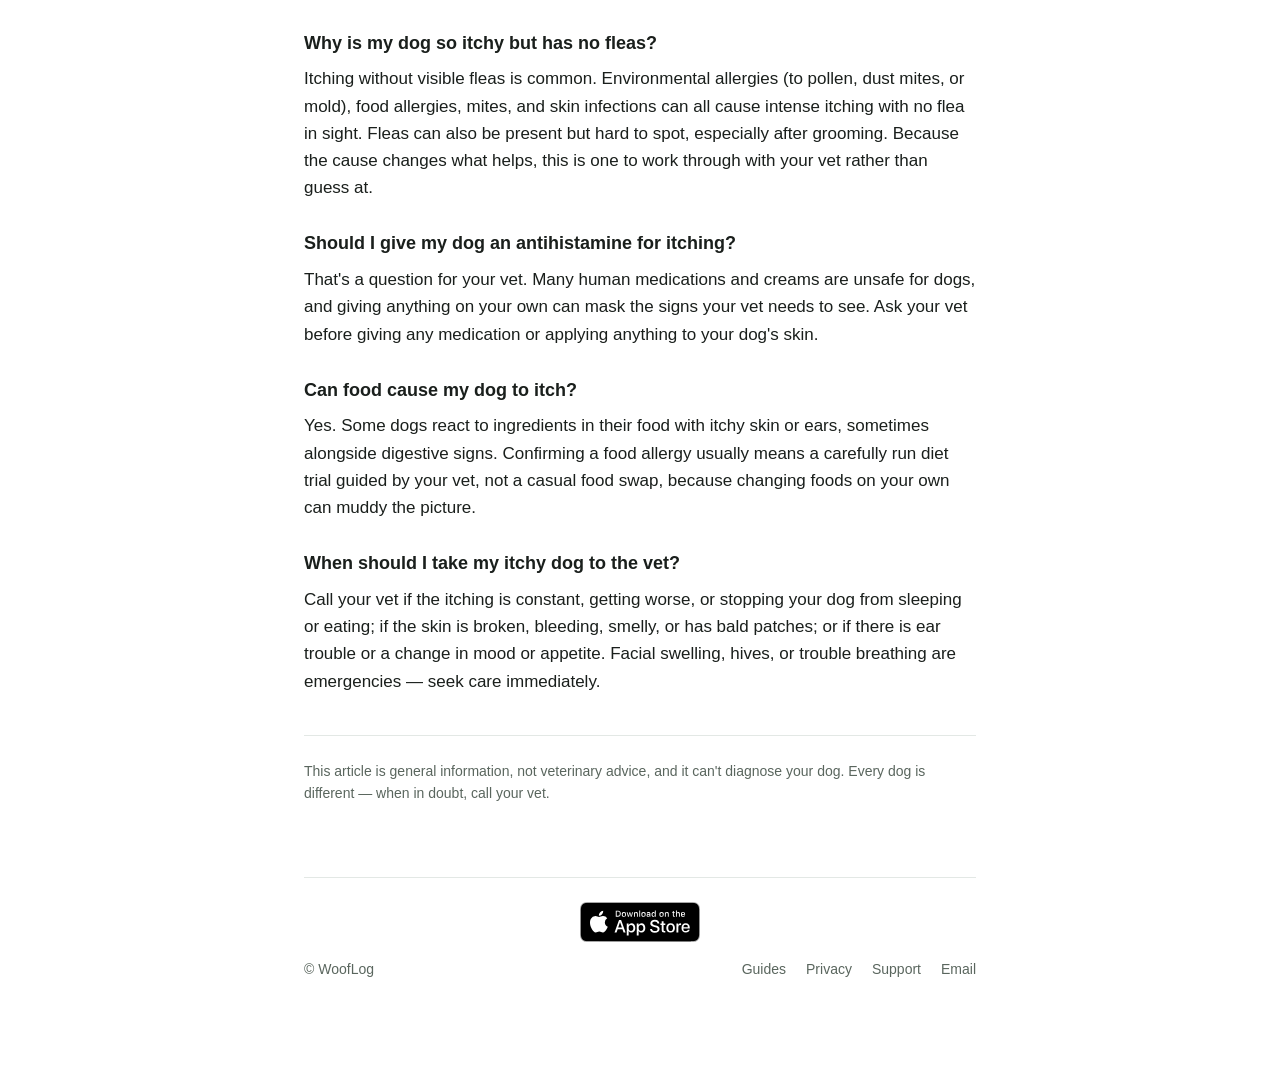
<file: blog/why-is-my-dog-so-itchy/index.html>
<!doctype html>
<html lang="en">
<head>
<meta charset="utf-8">
<meta name="viewport" content="width=device-width, initial-scale=1">
<meta name="apple-itunes-app" content="app-id=6760972616">
<title>Why Is My Dog So Itchy? Causes, When to Worry, What to Do</title>
<meta name="description" content="Why is my dog so itchy? The most common causes are fleas, allergies, and skin infections. Here's how to tell normal scratching from a problem, the red flags that mean call the vet, and what to note before your appointment.">
<meta name="robots" content="index, follow">
<link rel="icon" type="image/png" href="/assets/icon-light.png">
<link rel="icon" type="image/png" href="/assets/icon-dark.png" media="(prefers-color-scheme: dark)">
<link rel="apple-touch-icon" href="/assets/icon-light.png">
<link rel="stylesheet" href="/style.css">
<meta property="og:title" content="Why Is My Dog So Itchy? Causes, When to Worry, What to Do">
<meta property="og:description" content="The most common causes are fleas, allergies, and skin infections. How to tell normal scratching from a problem, the red flags that mean call the vet, and what to note before your appointment.">
<meta property="og:type" content="article">
<meta property="og:url" content="https://getwooflog.com/blog/why-is-my-dog-so-itchy/">
<meta property="og:image" content="https://getwooflog.com/assets/icon-light.png">
<meta property="og:locale" content="en_US">
<link rel="canonical" href="https://getwooflog.com/blog/why-is-my-dog-so-itchy/">
<meta name="author" content="WoofLog">
<meta name="theme-color" content="#3D8A5A" media="(prefers-color-scheme: light)">
<meta name="theme-color" content="#4D9B6A" media="(prefers-color-scheme: dark)">
<meta name="twitter:card" content="summary">
<meta name="twitter:title" content="Why Is My Dog So Itchy? Causes, When to Worry, What to Do">
<meta name="twitter:description" content="The most common causes are fleas, allergies, and skin infections — plus the red flags that mean call the vet.">
<meta name="twitter:image" content="https://getwooflog.com/assets/icon-light.png">
<script type="application/ld+json">
{
  "@context": "https://schema.org",
  "@graph": [
    {
      "@type": "Organization",
      "@id": "https://getwooflog.com/#org",
      "name": "WoofLog",
      "url": "https://getwooflog.com/",
      "logo": "https://getwooflog.com/assets/icon-light.png",
      "email": "support@getwooflog.com"
    },
    {
      "@type": "Article",
      "headline": "Why Is My Dog So Itchy? Causes, When to Worry, What to Do",
      "description": "The most common causes of itching in dogs are fleas, allergies, and skin infections. How to tell normal scratching from a problem, the red flags that mean call the vet, and what to note before your appointment.",
      "datePublished": "2026-06-04",
      "dateModified": "2026-06-04",
      "inLanguage": "en",
      "mainEntityOfPage": "https://getwooflog.com/blog/why-is-my-dog-so-itchy/",
      "image": "https://getwooflog.com/assets/icon-light.png",
      "author": { "@id": "https://getwooflog.com/#org" },
      "publisher": { "@id": "https://getwooflog.com/#org" }
    },
    {
      "@type": "BreadcrumbList",
      "itemListElement": [
        { "@type": "ListItem", "position": 1, "name": "Home", "item": "https://getwooflog.com/" },
        { "@type": "ListItem", "position": 2, "name": "Guides", "item": "https://getwooflog.com/blog/" },
        { "@type": "ListItem", "position": 3, "name": "Why is my dog so itchy?", "item": "https://getwooflog.com/blog/why-is-my-dog-so-itchy/" }
      ]
    },
    {
      "@type": "FAQPage",
      "inLanguage": "en",
      "mainEntity": [
        {
          "@type": "Question",
          "name": "Why is my dog so itchy but has no fleas?",
          "acceptedAnswer": {
            "@type": "Answer",
            "text": "Itching without visible fleas is common. Environmental allergies (to pollen, dust mites, or mold), food allergies, mites, and skin infections can all cause intense itching with no flea in sight. Fleas can also be present but hard to spot, especially after grooming. Because the cause changes what helps, this is one to work through with your vet rather than guess at."
          }
        },
        {
          "@type": "Question",
          "name": "Should I give my dog an antihistamine for itching?",
          "acceptedAnswer": {
            "@type": "Answer",
            "text": "That's a question for your vet. Many human medications and creams are unsafe for dogs, and giving anything on your own can mask the signs your vet needs to see. Ask your vet before giving any medication or applying anything to your dog's skin."
          }
        },
        {
          "@type": "Question",
          "name": "Can food cause my dog to itch?",
          "acceptedAnswer": {
            "@type": "Answer",
            "text": "Yes. Some dogs react to ingredients in their food with itchy skin or ears, sometimes alongside digestive signs. Confirming a food allergy usually means a carefully run diet trial guided by your vet, not a casual food swap, because changing foods on your own can muddy the picture."
          }
        },
        {
          "@type": "Question",
          "name": "When should I take my itchy dog to the vet?",
          "acceptedAnswer": {
            "@type": "Answer",
            "text": "Call your vet if the itching is constant, getting worse, or stopping your dog from sleeping or eating; if the skin is broken, bleeding, smelly, or has bald patches; or if there is ear trouble or a change in mood or appetite. Facial swelling, hives, or trouble breathing are emergencies — seek care immediately."
          }
        }
      ]
    }
  ]
}
</script>
</head>
<body>
<div class="wrap">
  <header class="site">
    <a class="brand" href="/">
      <picture>
        <source srcset="/assets/icon-dark.png" media="(prefers-color-scheme: dark)">
        <img src="/assets/icon-light.png" alt="" class="brand-icon" width="28" height="28">
      </picture>
      WoofLog
    </a>
    <nav>
      <a href="/blog/">Guides</a>
      <a href="/privacy/">Privacy</a>
      <a href="/support/">Support</a>
    </nav>
  </header>

  <main>
    <nav class="breadcrumb" aria-label="Breadcrumb">
      <a href="/">Home</a> <span aria-hidden="true">›</span>
      <a href="/blog/">Guides</a> <span aria-hidden="true">›</span>
      <span>Why is my dog so itchy?</span>
    </nav>

    <article>
      <h1>Why Is My Dog So Itchy? Causes, When to Worry, What to Do</h1>
      <p class="meta">General information for dog owners · Last updated June 4, 2026</p>

      <p>Most itching in dogs comes down to one of three things: fleas and other parasites, allergies (to things in the environment or in food), or a skin infection. A bit of occasional scratching is normal, but constant itching — or skin that looks red, broken, or smells off — is your dog telling you something needs a closer look.</p>

      <p>This article explains the common causes in plain English, the red flags that mean call your vet now, and what to note down so your appointment is as useful as possible. It is general information, not a diagnosis or a substitute for veterinary care.</p>

      <h2>Likely causes, in plain English</h2>
      <p>Itching (vets call it <em>pruritus</em>) is a symptom, not a diagnosis. Several different problems can look identical from the outside, which is why guessing rarely helps. The usual suspects:</p>
      <ul>
        <li><strong>Fleas and flea-allergy dermatitis.</strong> The single most common cause. Some dogs are so sensitive that a single bite triggers days of intense itching, often around the rump, tail base, and back legs — and you may never see a live flea.</li>
        <li><strong>Environmental allergies (atopic dermatitis).</strong> Reactions to pollen, dust mites, mold, or grasses. These often flare seasonally and tend to affect the paws, face, ears, armpits, and belly.</li>
        <li><strong>Food allergy or sensitivity.</strong> A reaction to an ingredient in the diet, which can show up as itchy skin or ears, sometimes with digestive signs. It usually doesn't follow the seasons.</li>
        <li><strong>Mites and other parasites.</strong> Mange (sarcoptic or demodectic) and other mites can cause severe itching, hair loss, and crusting. Sarcoptic mange is contagious and intensely itchy.</li>
        <li><strong>Skin infections.</strong> Bacterial infections (pyoderma) and yeast (Malassezia) often develop on top of another problem once the skin barrier is irritated, and they can make the itching much worse, with redness, odor, or greasy patches.</li>
        <li><strong>Dry skin and contact irritants.</strong> Low humidity, over-bathing, or contact with something irritating can leave skin flaky and itchy.</li>
        <li><strong>Less commonly,</strong> hormonal (endocrine) conditions change the skin and set the stage for infection, and stress or boredom can drive repetitive licking. These are for your vet to sort out.</li>
      </ul>

      <div class="callout callout--warn">
        <p class="callout-title">Red flags — call your vet now</p>
        <p>Get veterinary help promptly if you notice any of these:</p>
        <ul>
          <li><strong>Facial swelling, hives, or trouble breathing</strong> — this can be a serious allergic reaction. Seek emergency care immediately.</li>
          <li>Skin that is <strong>raw, bleeding, oozing, or foul-smelling</strong>, or a fast-spreading red, wet patch (a "hot spot").</li>
          <li>Itching so intense it <strong>stops your dog from sleeping or eating</strong>, or your dog is injuring themselves by scratching, licking, or chewing.</li>
          <li>Spreading <strong>hair loss, bald patches, or thickened, darkened skin.</strong></li>
          <li><strong>Ear involvement</strong> — head-shaking, scratching at the ears, discharge, or odor.</li>
          <li>Itching alongside <strong>low energy, fever, or going off food.</strong></li>
        </ul>
        <p>When in doubt, call. It is always reasonable to ask your vet's team whether your dog should be seen.</p>
      </div>

      <h2>What to do at home: observe, don't treat</h2>
      <p>The most useful thing you can do at home is <strong>watch closely and write things down</strong> — not start a treatment. The cause determines what actually helps, and treating blindly can make your dog worse or hide the very clues your vet needs.</p>
      <p>Worth tracking:</p>
      <ul>
        <li><strong>Where</strong> on the body your dog is itchy (paws, ears, belly, rear, all over).</li>
        <li><strong>How often</strong> and how intensely, and whether it's worse at certain times of day or year.</li>
        <li><strong>How the skin looks</strong> — redness, bald spots, scabs, flakes, odor — and whether that's changing.</li>
        <li><strong>Anything new</strong> in the last few weeks: food, treats, shampoo, cleaning products, bedding, walking spots, or travel.</li>
        <li><strong>Photos and short videos over time</strong>, which capture the skin and the scratching far better than memory.</li>
      </ul>
      <p>Please <strong>do not</strong> give human antihistamines or any other medication, and do not apply creams, ointments, shampoos, or home remedies, without your vet's guidance. Some are toxic to dogs, doses differ from people, and self-treating can delay the right care. Decisions about flea and parasite products, bathing routines, diet trials, and medication all belong with your vet — not with this article.</p>

      <h2>What your vet will ask you</h2>
      <p>Itchy-skin cases are detective work, and the history you bring is often as valuable as the exam. Come ready to answer:</p>
      <ul>
        <li><strong>When did it start, and is it constant or coming and going?</strong> Does it follow the seasons?</li>
        <li><strong>Where on the body</strong> is it worst, and has that spread?</li>
        <li><strong>What's changed recently</strong> — new food, treats, shampoo, environment, or travel?</li>
        <li><strong>Your dog's current flea and parasite prevention</strong> — which product, and when it was last given.</li>
        <li><strong>Any other signs</strong> — ear trouble, digestive upset, hair loss, odor, or changes in mood or appetite.</li>
        <li><strong>Anything already given or applied</strong>, and whether it seemed to help — so your vet has the full picture.</li>
        <li><strong>Photos or videos over time</strong>, especially of the skin and of your dog scratching.</li>
      </ul>

      <div class="cta-box">
        <p>Hard to remember all of that at the appointment? <strong>WoofLog</strong> is a free iPhone app to log your dog's skin and coat symptoms, add photos, and keep a dated history — so you walk in with the full picture instead of trying to recall when it started.</p>
        <a class="store-badge" href="https://apps.apple.com/app/id6760972616?utm_source=blog&amp;utm_medium=referral&amp;utm_campaign=symptom&amp;utm_content=dog-itching" aria-label="Download WoofLog on the App Store">
          <img src="/assets/app-store-badge.svg" alt="Download on the App Store" width="168" height="56">
        </a>
      </div>

      <h2>Frequently asked questions</h2>

      <h3>Why is my dog so itchy but has no fleas?</h3>
      <p>Itching without visible fleas is common. Environmental allergies (to pollen, dust mites, or mold), food allergies, mites, and skin infections can all cause intense itching with no flea in sight. Fleas can also be present but hard to spot, especially after grooming. Because the cause changes what helps, this is one to work through with your vet rather than guess at.</p>

      <h3>Should I give my dog an antihistamine for itching?</h3>
      <p>That's a question for your vet. Many human medications and creams are unsafe for dogs, and giving anything on your own can mask the signs your vet needs to see. Ask your vet before giving any medication or applying anything to your dog's skin.</p>

      <h3>Can food cause my dog to itch?</h3>
      <p>Yes. Some dogs react to ingredients in their food with itchy skin or ears, sometimes alongside digestive signs. Confirming a food allergy usually means a carefully run diet trial guided by your vet, not a casual food swap, because changing foods on your own can muddy the picture.</p>

      <h3>When should I take my itchy dog to the vet?</h3>
      <p>Call your vet if the itching is constant, getting worse, or stopping your dog from sleeping or eating; if the skin is broken, bleeding, smelly, or has bald patches; or if there is ear trouble or a change in mood or appetite. Facial swelling, hives, or trouble breathing are emergencies — seek care immediately.</p>

      <p class="disclaimer">This article is general information, not veterinary advice, and it can't diagnose your dog. Every dog is different — when in doubt, call your vet.</p>
    </article>
  </main>

  <footer class="site">
    <a class="store-badge store-badge--footer" href="https://apps.apple.com/app/id6760972616?utm_source=blog&amp;utm_medium=referral&amp;utm_campaign=symptom&amp;utm_content=dog-itching" aria-label="Download WoofLog on the App Store">
      <img src="/assets/app-store-badge.svg" alt="" width="120" height="40">
    </a>
    <p>&copy; WoofLog</p>
    <nav>
      <a href="/blog/">Guides</a>
      <a href="/privacy/">Privacy</a>
      <a href="/support/">Support</a>
      <a href="mailto:support@getwooflog.com">Email</a>
    </nav>
  </footer>
</div>
</body>
</html>
</file>
<file: style.css>
:root {
  --brand: #3D8A5A;
  --brand-dark: #2F6D46;
  --text: #1A1F1C;
  --text-muted: #5A665E;
  --bg: #FFFFFF;
  --border: #E3E8E5;
}

@media (prefers-color-scheme: dark) {
  :root {
    --brand: #4D9B6A;
    --brand-dark: #6FB88A;
    --text: #EAEEEB;
    --text-muted: #9BA8A0;
    --bg: #121512;
    --border: #2A312C;
  }
}

* { box-sizing: border-box; }

html, body {
  margin: 0;
  padding: 0;
}

body {
  font-family: -apple-system, BlinkMacSystemFont, "Segoe UI", Roboto, Oxygen, Ubuntu, Cantarell, "Helvetica Neue", sans-serif;
  font-size: 17px;
  line-height: 1.6;
  color: var(--text);
  background: var(--bg);
  -webkit-font-smoothing: antialiased;
  -moz-osx-font-smoothing: grayscale;
}

.wrap {
  max-width: 720px;
  margin: 0 auto;
  padding: 48px 24px 96px;
}

header.site {
  display: flex;
  align-items: center;
  flex-wrap: wrap;
  gap: 12px;
  padding-bottom: 24px;
  margin-bottom: 32px;
  border-bottom: 1px solid var(--border);
}

header.site a.brand {
  display: inline-flex;
  align-items: center;
  gap: 10px;
  font-weight: 700;
  font-size: 20px;
  color: var(--brand);
  text-decoration: none;
  letter-spacing: -0.01em;
}

.brand-icon {
  width: 28px;
  height: 28px;
  border-radius: 7px;
  display: block;
  background: #222222;
}

header.site nav {
  margin-left: auto;
  display: flex;
  gap: 20px;
}

header.site nav a {
  color: var(--text-muted);
  text-decoration: none;
  font-size: 15px;
}

header.site nav a:hover { color: var(--brand); }

/* Language picker (header) — a compact dropdown so the language list never
   overflows the header on narrow screens. Built on the native <details>
   disclosure element; lang.js adds outside-click / Escape close as a
   progressive enhancement. The picker is pushed right with margin-left:auto;
   the trailing Privacy/Support nav sits next to it. */
header.site .lang-picker {
  position: relative;
  margin-left: auto;
}

header.site .lang-picker ~ nav {
  margin-left: 0;
}

header.site .lang-picker summary {
  display: inline-flex;
  align-items: center;
  gap: 6px;
  cursor: pointer;
  list-style: none;
  padding: 5px 10px;
  font-size: 13px;
  font-weight: 600;
  letter-spacing: 0.03em;
  color: var(--text);
  border: 1px solid var(--border);
  border-radius: 8px;
}

header.site .lang-picker summary::-webkit-details-marker { display: none; }
header.site .lang-picker summary::marker { content: ""; }

header.site .lang-picker summary:hover {
  color: var(--brand);
  border-color: var(--brand);
}

header.site .lang-caret { transition: transform 0.15s ease; }
header.site .lang-picker[open] .lang-caret { transform: rotate(180deg); }

header.site .lang-menu {
  position: absolute;
  top: calc(100% + 6px);
  right: 0;
  z-index: 30;
  min-width: 160px;
  margin: 0;
  padding: 4px;
  list-style: none;
  background: var(--bg);
  border: 1px solid var(--border);
  border-radius: 10px;
  box-shadow: 0 8px 24px rgba(0, 0, 0, 0.12);
}

header.site .lang-menu a,
header.site .lang-menu span {
  display: block;
  padding: 8px 12px;
  font-size: 14px;
  border-radius: 6px;
  color: var(--text-muted);
  text-decoration: none;
}

header.site .lang-menu a:hover {
  color: var(--text);
  background: var(--border);
}

header.site .lang-menu span[aria-current="page"] {
  color: var(--text);
  font-weight: 600;
}

h1 {
  font-size: 32px;
  line-height: 1.25;
  letter-spacing: -0.02em;
  margin: 0 0 8px;
  color: var(--text);
}

h2 {
  font-size: 22px;
  line-height: 1.3;
  letter-spacing: -0.01em;
  margin: 40px 0 12px;
  color: var(--text);
}

h3 {
  font-size: 18px;
  margin: 28px 0 8px;
  color: var(--text);
}

p { margin: 0 0 16px; }

ul { padding-left: 24px; margin: 0 0 16px; }
li { margin-bottom: 6px; }

a { color: var(--brand-dark); }
a:hover { color: var(--brand); }

.meta {
  color: var(--text-muted);
  font-size: 14px;
  margin-bottom: 32px;
}

.tagline {
  font-size: 20px;
  line-height: 1.45;
  color: var(--text-muted);
  margin: 8px 0 32px;
  max-width: 560px;
}

.cta-row {
  display: flex;
  gap: 16px;
  flex-wrap: wrap;
  margin-top: 32px;
}

.cta-row a {
  display: inline-block;
  padding: 10px 18px;
  border: 1px solid var(--border);
  border-radius: 10px;
  text-decoration: none;
  color: var(--text);
  font-size: 15px;
}

.cta-row a:hover {
  border-color: var(--brand);
  color: var(--brand);
}

footer.site {
  display: flex;
  flex-wrap: wrap;
  gap: 16px;
  align-items: center;
  justify-content: space-between;
  margin-top: 72px;
  padding-top: 24px;
  border-top: 1px solid var(--border);
  font-size: 14px;
  color: var(--text-muted);
}

footer.site p { margin: 0; }

footer.site nav {
  display: flex;
  gap: 20px;
}

footer.site a {
  color: var(--text-muted);
  text-decoration: none;
}

footer.site a:hover { color: var(--brand); }

/* Landing page sections */
.hero {
  text-align: center;
  padding: 8px 0 40px;
}

.hero-icon {
  width: 128px;
  height: 128px;
  border-radius: 28px;
  display: block;
  margin: 0 auto 28px;
  background: #222222;
}

.hero h1 {
  font-size: 40px;
  line-height: 1.15;
  letter-spacing: -0.025em;
  margin: 0 0 16px;
  text-align: center;
}

.hero .tagline {
  text-align: center;
  margin: 0 auto;
  max-width: 520px;
}

.intro {
  padding: 32px 0 8px;
  border-top: 1px solid var(--border);
}

.intro p {
  font-size: 18px;
  line-height: 1.6;
  color: var(--text);
  max-width: 620px;
  margin: 24px auto;
  text-align: center;
}

.features {
  display: grid;
  grid-template-columns: repeat(2, 1fr);
  gap: 20px;
  margin: 40px 0;
}

.feature {
  padding: 24px;
  border: 1px solid var(--border);
  border-radius: 14px;
  background: var(--bg);
}

.feature h2 {
  margin: 0 0 8px;
  font-size: 17px;
  color: var(--brand);
  letter-spacing: -0.005em;
}

.feature p {
  margin: 0;
  font-size: 15px;
  line-height: 1.55;
  color: var(--text-muted);
}

/* App Store badge — official Apple asset, single-style (do not tint/recolor).
   Keep clear space around it and respect Apple's minimum height. */
.store-badge {
  display: inline-block;
  line-height: 0;
}

.store-badge img {
  display: block;
  width: auto;
  max-width: 100%;
}

.store-badge--hero {
  margin-top: 28px;
}

.store-badge--hero img {
  height: 56px; /* above Apple's 40px minimum */
}

/* Footer badge sits on its own centered row above the copyright/nav line. */
.store-badge--footer {
  flex-basis: 100%;
  display: flex;
  justify-content: center;
}

.store-badge--footer img {
  height: 40px; /* Apple minimum height */
}

.about {
  margin-top: 56px;
}

.about h2 {
  margin-top: 0;
}

.about p {
  color: var(--text-muted);
  max-width: 620px;
}

@media (max-width: 560px) {
  .wrap { padding: 32px 20px 64px; }
  .hero h1 { font-size: 32px; }
  .hero-icon { width: 104px; height: 104px; border-radius: 23px; }
  .features { grid-template-columns: 1fr; }
  footer.site { flex-direction: column; align-items: flex-start; gap: 12px; }
  .store-badge--footer { flex-basis: auto; justify-content: flex-start; }
}

strong { font-weight: 600; }

/* Blog / guides — breadcrumb, callouts, CTA box, FAQ, post list.
   Reuses the base h1/h2/h3/p/ul styles and the shared color tokens so
   articles render with the same typography as the rest of the site. */
.breadcrumb {
  font-size: 14px;
  color: var(--text-muted);
  margin-bottom: 16px;
}

.breadcrumb a {
  color: var(--text-muted);
  text-decoration: none;
}

.breadcrumb a:hover { color: var(--brand); }

.breadcrumb span[aria-hidden="true"] {
  margin: 0 4px;
  color: var(--border);
}

article em { font-style: italic; }

/* Callout — used for the "red flags, call the vet" box. */
.callout {
  margin: 28px 0;
  padding: 20px 24px;
  border: 1px solid var(--border);
  border-left: 4px solid var(--brand);
  border-radius: 12px;
  background: color-mix(in srgb, var(--brand) 5%, var(--bg));
}

.callout--warn {
  border-left-color: #C7493A;
}

@media (prefers-color-scheme: dark) {
  .callout--warn { border-left-color: #E2796C; }
}

.callout .callout-title {
  margin: 0 0 8px;
  font-weight: 700;
  color: var(--text);
}

.callout p:last-child { margin-bottom: 0; }
.callout ul:last-child { margin-bottom: 0; }

/* Honest bridge CTA block at the end of an article body. */
.cta-box {
  margin: 40px 0;
  padding: 24px;
  border: 1px solid var(--border);
  border-radius: 14px;
  background: var(--bg);
  text-align: center;
}

.cta-box p {
  max-width: 560px;
  margin: 0 auto 20px;
  color: var(--text-muted);
}

.cta-box .store-badge { display: inline-block; }
.cta-box .store-badge img { height: 56px; margin: 0 auto; }

.disclaimer {
  margin-top: 40px;
  padding-top: 24px;
  border-top: 1px solid var(--border);
  font-size: 14px;
  color: var(--text-muted);
}

/* Guides hub list. */
.post-list {
  list-style: none;
  padding: 0;
  margin: 32px 0 0;
}

.post-list li { margin-bottom: 16px; }

.post-list a {
  display: block;
  padding: 20px 24px;
  border: 1px solid var(--border);
  border-radius: 14px;
  text-decoration: none;
  color: var(--text);
}

.post-list a:hover { border-color: var(--brand); }

.post-list .post-title {
  display: block;
  font-size: 18px;
  font-weight: 600;
  color: var(--brand);
  margin-bottom: 6px;
}

.post-list .post-excerpt {
  display: block;
  font-size: 15px;
  line-height: 1.55;
  color: var(--text-muted);
}

code {
  font-family: "SF Mono", Monaco, Menlo, Consolas, monospace;
  font-size: 0.92em;
  background: var(--border);
  padding: 2px 6px;
  border-radius: 4px;
}
</file>
